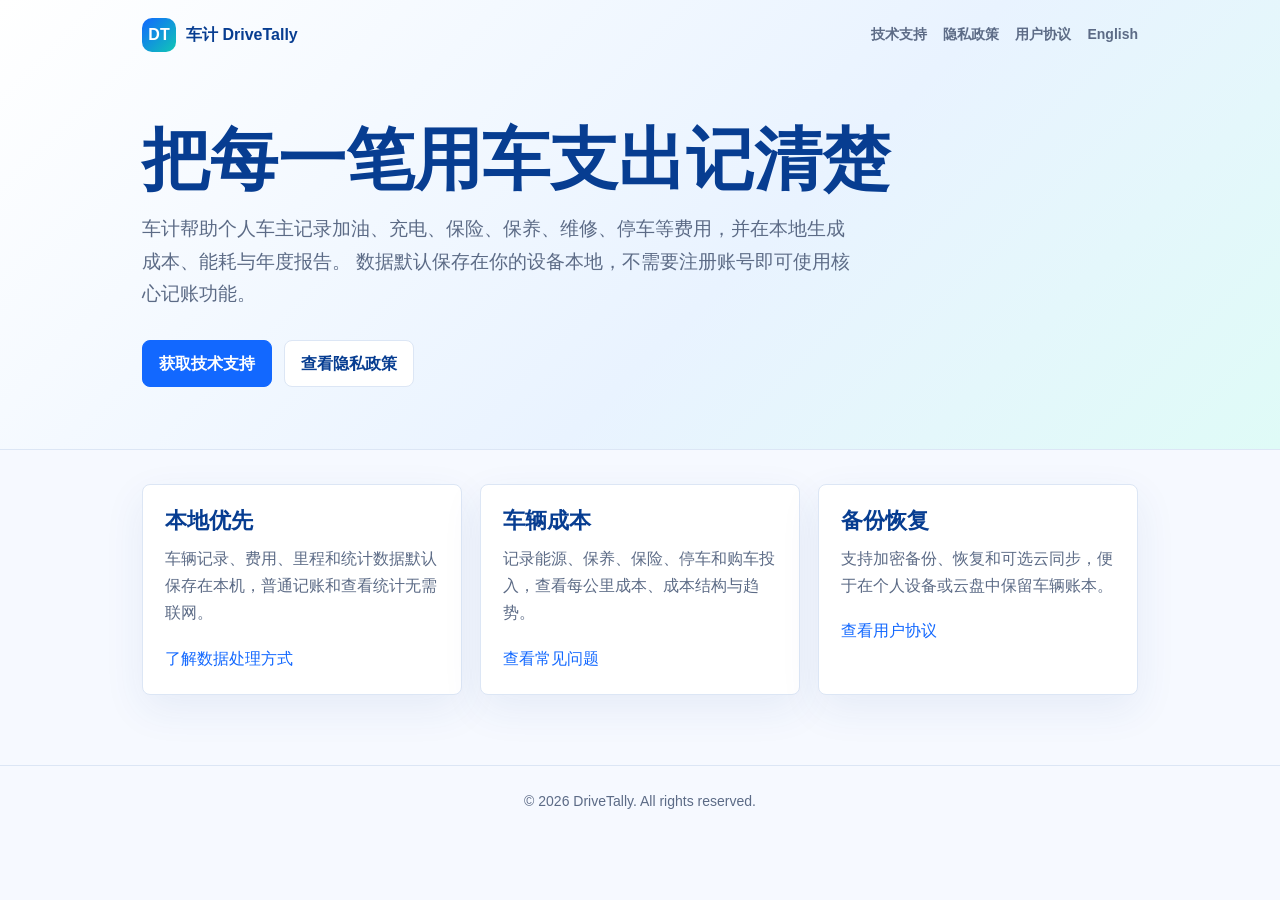
<file: index.html>
<!doctype html>
<html lang="zh-Hans">
  <head>
    <meta charset="utf-8" />
    <meta name="viewport" content="width=device-width, initial-scale=1" />
    <title>车计 DriveTally</title>
    <meta
      name="description"
      content="车计是一款本地优先的车辆成本、油耗电耗和年度报告记录工具。"
    />
    <link rel="stylesheet" href="./styles.css" />
  </head>
  <body>
    <header class="site-header">
      <nav class="nav" aria-label="主导航">
        <a class="brand" href="./index.html">
          <span class="brand-mark">DT</span>
          <span>车计 DriveTally</span>
        </a>
        <div class="nav-links">
          <a href="./support.html">技术支持</a>
          <a href="./privacy.html">隐私政策</a>
          <a href="./terms.html">用户协议</a>
          <a href="./en/index.html">English</a>
        </div>
      </nav>
      <section class="hero">
        <h1>把每一笔用车支出记清楚</h1>
        <p>
          车计帮助个人车主记录加油、充电、保险、保养、维修、停车等费用，并在本地生成成本、能耗与年度报告。
          数据默认保存在你的设备本地，不需要注册账号即可使用核心记账功能。
        </p>
        <div class="hero-actions">
          <a class="button primary" href="./support.html">获取技术支持</a>
          <a class="button secondary" href="./privacy.html">查看隐私政策</a>
        </div>
      </section>
    </header>

    <main class="container">
      <section class="grid" aria-label="核心信息">
        <article class="card">
          <h2>本地优先</h2>
          <p>车辆记录、费用、里程和统计数据默认保存在本机，普通记账和查看统计无需联网。</p>
          <a href="./privacy.html">了解数据处理方式</a>
        </article>
        <article class="card">
          <h2>车辆成本</h2>
          <p>记录能源、保养、保险、停车和购车投入，查看每公里成本、成本结构与趋势。</p>
          <a href="./support.html">查看常见问题</a>
        </article>
        <article class="card">
          <h2>备份恢复</h2>
          <p>支持加密备份、恢复和可选云同步，便于在个人设备或云盘中保留车辆账本。</p>
          <a href="./terms.html">查看用户协议</a>
        </article>
      </section>
    </main>

    <footer class="site-footer">
      <span>© 2026 DriveTally. All rights reserved.</span>
    </footer>
  </body>
</html>
</file>
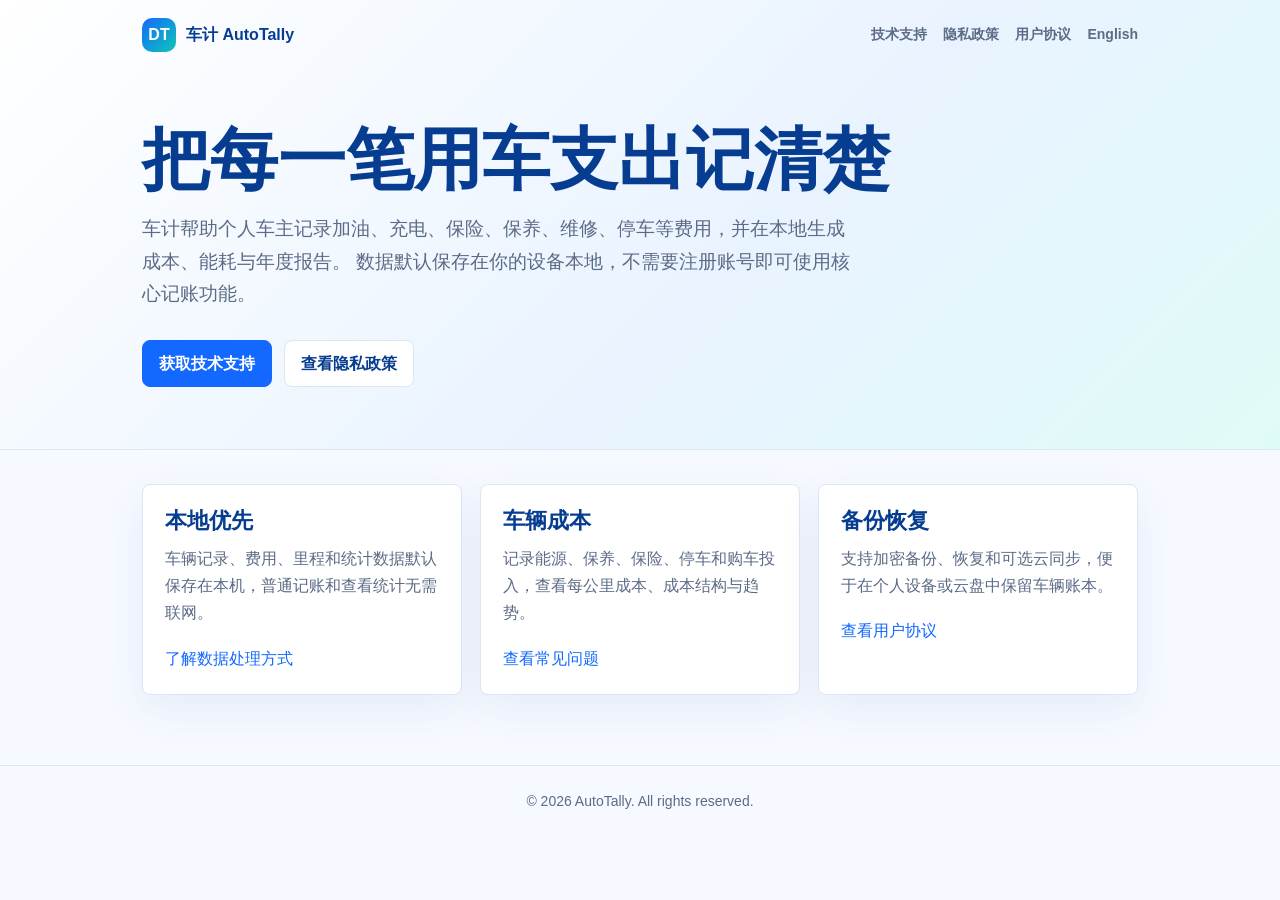
<file: docs/index.html>
<!doctype html>
<html lang="zh-Hans">
  <head>
    <meta charset="utf-8" />
    <meta name="viewport" content="width=device-width, initial-scale=1" />
    <title>车计 AutoTally</title>
    <meta
      name="description"
      content="车计是一款本地优先的车辆成本、油耗电耗和年度报告记录工具。"
    />
    <link rel="stylesheet" href="./styles.css" />
  </head>
  <body>
    <header class="site-header">
      <nav class="nav" aria-label="主导航">
        <a class="brand" href="./index.html">
          <span class="brand-mark">DT</span>
          <span>车计 AutoTally</span>
        </a>
        <div class="nav-links">
          <a href="./support.html">技术支持</a>
          <a href="./privacy.html">隐私政策</a>
          <a href="./terms.html">用户协议</a>
          <a href="./en/index.html">English</a>
        </div>
      </nav>
      <section class="hero">
        <h1>把每一笔用车支出记清楚</h1>
        <p>
          车计帮助个人车主记录加油、充电、保险、保养、维修、停车等费用，并在本地生成成本、能耗与年度报告。
          数据默认保存在你的设备本地，不需要注册账号即可使用核心记账功能。
        </p>
        <div class="hero-actions">
          <a class="button primary" href="./support.html">获取技术支持</a>
          <a class="button secondary" href="./privacy.html">查看隐私政策</a>
        </div>
      </section>
    </header>

    <main class="container">
      <section class="grid" aria-label="核心信息">
        <article class="card">
          <h2>本地优先</h2>
          <p>车辆记录、费用、里程和统计数据默认保存在本机，普通记账和查看统计无需联网。</p>
          <a href="./privacy.html">了解数据处理方式</a>
        </article>
        <article class="card">
          <h2>车辆成本</h2>
          <p>记录能源、保养、保险、停车和购车投入，查看每公里成本、成本结构与趋势。</p>
          <a href="./support.html">查看常见问题</a>
        </article>
        <article class="card">
          <h2>备份恢复</h2>
          <p>支持加密备份、恢复和可选云同步，便于在个人设备或云盘中保留车辆账本。</p>
          <a href="./terms.html">查看用户协议</a>
        </article>
      </section>
    </main>

    <footer class="site-footer">
      <span>© 2026 AutoTally. All rights reserved.</span>
    </footer>
  </body>
</html>
</file>
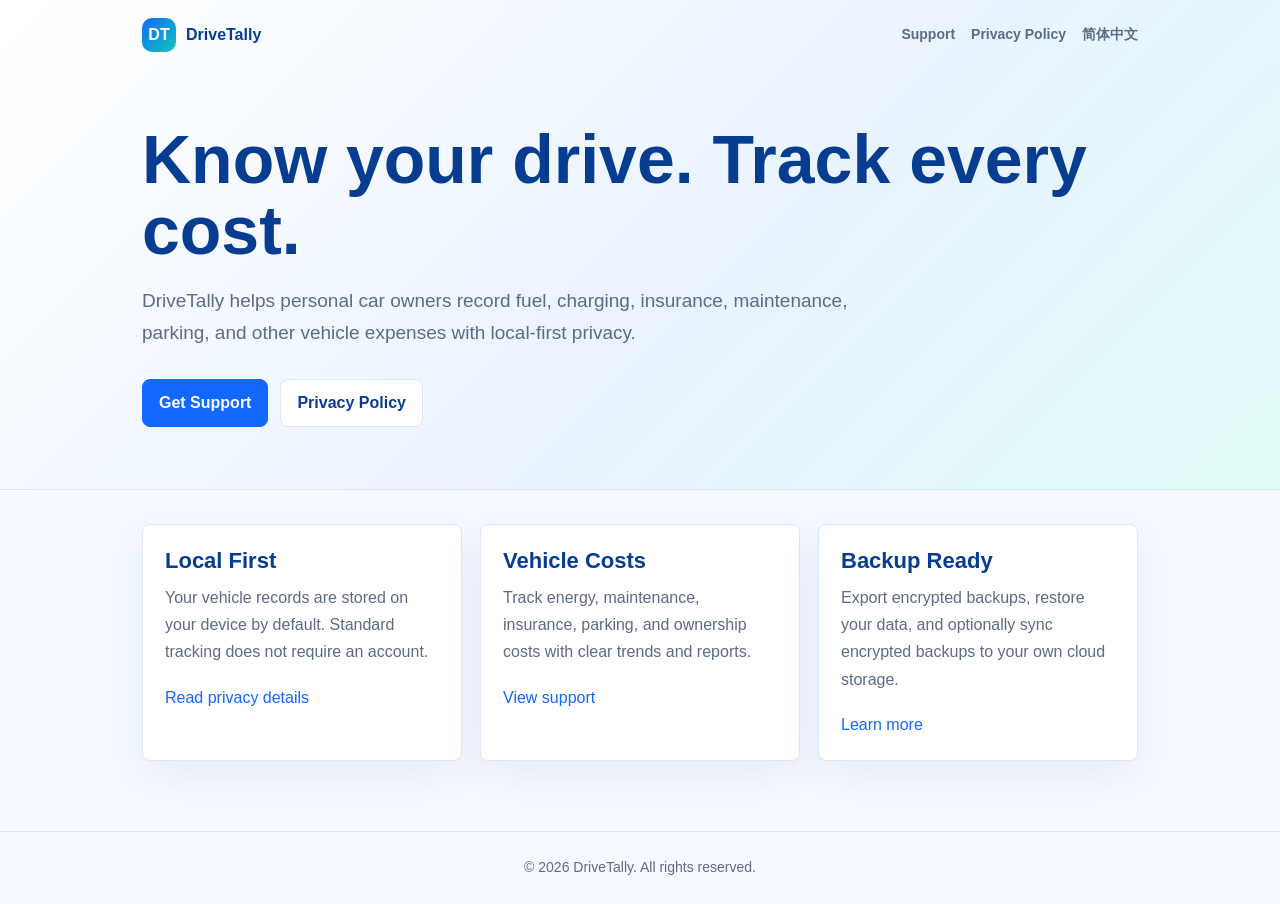
<file: en/index.html>
<!doctype html>
<html lang="en">
  <head>
    <meta charset="utf-8" />
    <meta name="viewport" content="width=device-width, initial-scale=1" />
    <title>DriveTally</title>
    <meta
      name="description"
      content="DriveTally is a local-first vehicle cost, fuel, charging, and yearly report tracker."
    />
    <link rel="stylesheet" href="../styles.css" />
  </head>
  <body>
    <header class="site-header">
      <nav class="nav" aria-label="Main navigation">
        <a class="brand" href="./index.html">
          <span class="brand-mark">DT</span>
          <span>DriveTally</span>
        </a>
        <div class="nav-links">
          <a href="./support.html">Support</a>
          <a href="./privacy.html">Privacy Policy</a>
          <a href="../index.html">简体中文</a>
        </div>
      </nav>
      <section class="hero">
        <h1>Know your drive. Track every cost.</h1>
        <p>
          DriveTally helps personal car owners record fuel, charging, insurance,
          maintenance, parking, and other vehicle expenses with local-first privacy.
        </p>
        <div class="hero-actions">
          <a class="button primary" href="./support.html">Get Support</a>
          <a class="button secondary" href="./privacy.html">Privacy Policy</a>
        </div>
      </section>
    </header>

    <main class="container">
      <section class="grid" aria-label="Highlights">
        <article class="card">
          <h2>Local First</h2>
          <p>Your vehicle records are stored on your device by default. Standard tracking does not require an account.</p>
          <a href="./privacy.html">Read privacy details</a>
        </article>
        <article class="card">
          <h2>Vehicle Costs</h2>
          <p>Track energy, maintenance, insurance, parking, and ownership costs with clear trends and reports.</p>
          <a href="./support.html">View support</a>
        </article>
        <article class="card">
          <h2>Backup Ready</h2>
          <p>Export encrypted backups, restore your data, and optionally sync encrypted backups to your own cloud storage.</p>
          <a href="./privacy.html">Learn more</a>
        </article>
      </section>
    </main>

    <footer class="site-footer">© 2026 DriveTally. All rights reserved.</footer>
  </body>
</html>
</file>
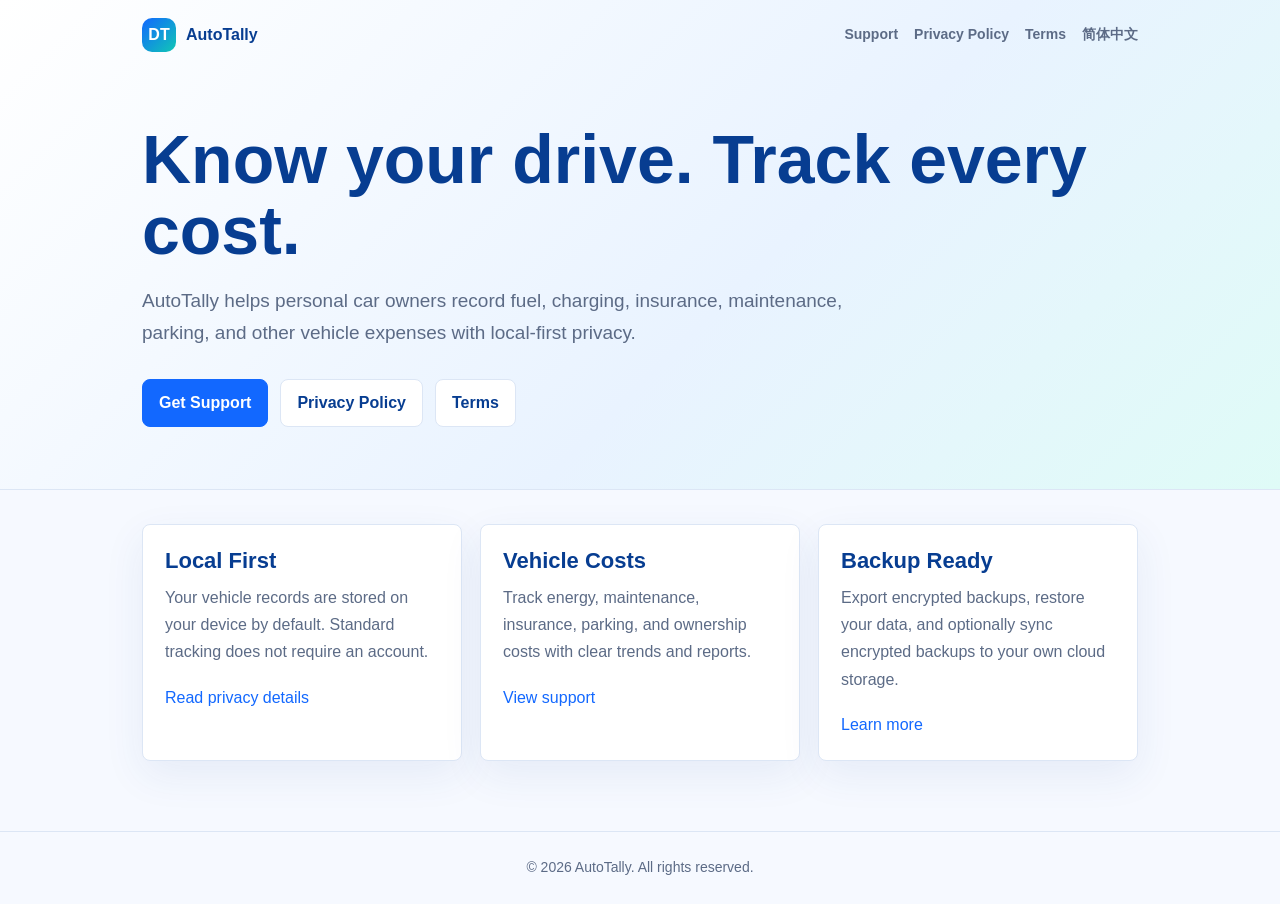
<file: docs/en/index.html>
<!doctype html>
<html lang="en">
  <head>
    <meta charset="utf-8" />
    <meta name="viewport" content="width=device-width, initial-scale=1" />
    <title>AutoTally</title>
    <meta
      name="description"
      content="AutoTally is a local-first vehicle cost, fuel, charging, and yearly report tracker."
    />
    <link rel="stylesheet" href="../styles.css" />
  </head>
  <body>
    <header class="site-header">
      <nav class="nav" aria-label="Main navigation">
        <a class="brand" href="./index.html">
          <span class="brand-mark">DT</span>
          <span>AutoTally</span>
        </a>
        <div class="nav-links">
          <a href="./support.html">Support</a>
          <a href="./privacy.html">Privacy Policy</a>
          <a href="./terms.html">Terms</a>
          <a href="../index.html">简体中文</a>
        </div>
      </nav>
      <section class="hero">
        <h1>Know your drive. Track every cost.</h1>
        <p>
          AutoTally helps personal car owners record fuel, charging, insurance,
          maintenance, parking, and other vehicle expenses with local-first privacy.
        </p>
        <div class="hero-actions">
          <a class="button primary" href="./support.html">Get Support</a>
          <a class="button secondary" href="./privacy.html">Privacy Policy</a>
          <a class="button secondary" href="./terms.html">Terms</a>
        </div>
      </section>
    </header>

    <main class="container">
      <section class="grid" aria-label="Highlights">
        <article class="card">
          <h2>Local First</h2>
          <p>Your vehicle records are stored on your device by default. Standard tracking does not require an account.</p>
          <a href="./privacy.html">Read privacy details</a>
        </article>
        <article class="card">
          <h2>Vehicle Costs</h2>
          <p>Track energy, maintenance, insurance, parking, and ownership costs with clear trends and reports.</p>
          <a href="./support.html">View support</a>
        </article>
        <article class="card">
          <h2>Backup Ready</h2>
          <p>Export encrypted backups, restore your data, and optionally sync encrypted backups to your own cloud storage.</p>
          <a href="./privacy.html">Learn more</a>
        </article>
      </section>
    </main>

    <footer class="site-footer">© 2026 AutoTally. All rights reserved.</footer>
  </body>
</html>
</file>
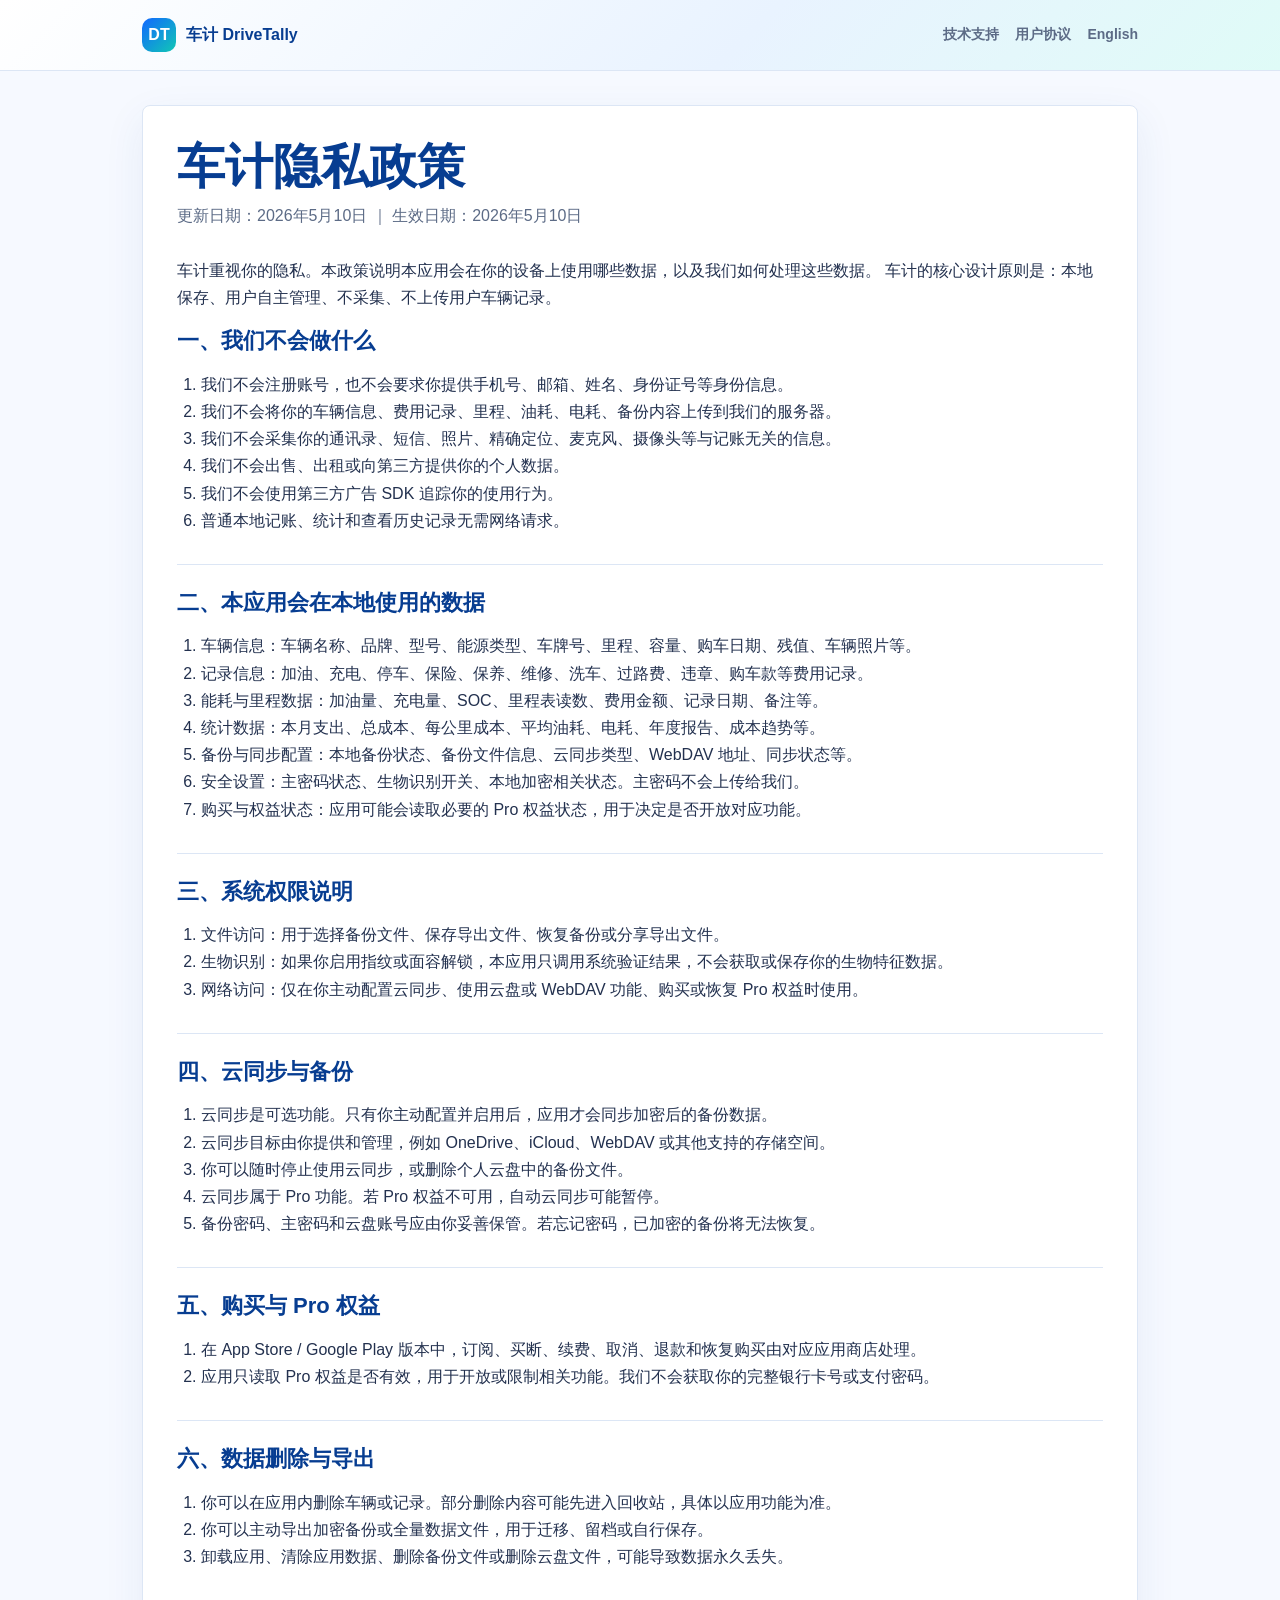
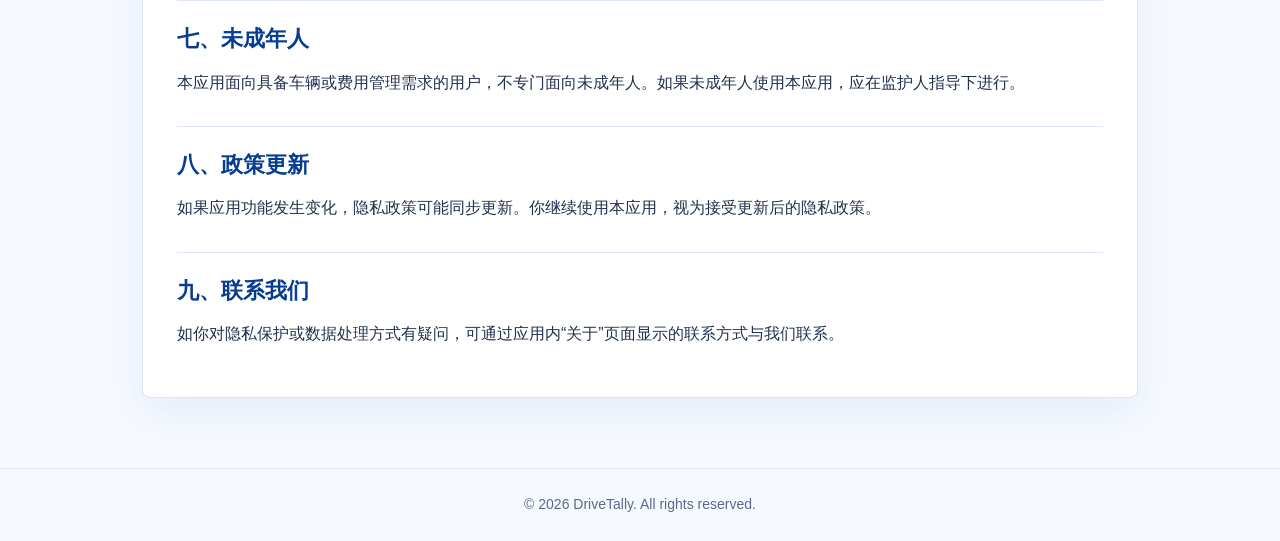
<file: privacy.html>
<!doctype html>
<html lang="zh-Hans">
  <head>
    <meta charset="utf-8" />
    <meta name="viewport" content="width=device-width, initial-scale=1" />
    <title>车计隐私政策</title>
    <meta name="description" content="车计 DriveTally 隐私政策。" />
    <link rel="stylesheet" href="./styles.css" />
  </head>
  <body>
    <header class="site-header">
      <nav class="nav" aria-label="主导航">
        <a class="brand" href="./index.html">
          <span class="brand-mark">DT</span>
          <span>车计 DriveTally</span>
        </a>
        <div class="nav-links">
          <a href="./support.html">技术支持</a>
          <a href="./terms.html">用户协议</a>
          <a href="./en/privacy.html">English</a>
        </div>
      </nav>
    </header>

    <main class="container">
      <article class="doc">
        <h1>车计隐私政策</h1>
        <p class="meta">更新日期：2026年5月10日 ｜ 生效日期：2026年5月10日</p>

        <p>
          车计重视你的隐私。本政策说明本应用会在你的设备上使用哪些数据，以及我们如何处理这些数据。
          车计的核心设计原则是：本地保存、用户自主管理、不采集、不上传用户车辆记录。
        </p>

        <h2>一、我们不会做什么</h2>
        <ol>
          <li>我们不会注册账号，也不会要求你提供手机号、邮箱、姓名、身份证号等身份信息。</li>
          <li>我们不会将你的车辆信息、费用记录、里程、油耗、电耗、备份内容上传到我们的服务器。</li>
          <li>我们不会采集你的通讯录、短信、照片、精确定位、麦克风、摄像头等与记账无关的信息。</li>
          <li>我们不会出售、出租或向第三方提供你的个人数据。</li>
          <li>我们不会使用第三方广告 SDK 追踪你的使用行为。</li>
          <li>普通本地记账、统计和查看历史记录无需网络请求。</li>
        </ol>

        <h2>二、本应用会在本地使用的数据</h2>
        <ol>
          <li>车辆信息：车辆名称、品牌、型号、能源类型、车牌号、里程、容量、购车日期、残值、车辆照片等。</li>
          <li>记录信息：加油、充电、停车、保险、保养、维修、洗车、过路费、违章、购车款等费用记录。</li>
          <li>能耗与里程数据：加油量、充电量、SOC、里程表读数、费用金额、记录日期、备注等。</li>
          <li>统计数据：本月支出、总成本、每公里成本、平均油耗、电耗、年度报告、成本趋势等。</li>
          <li>备份与同步配置：本地备份状态、备份文件信息、云同步类型、WebDAV 地址、同步状态等。</li>
          <li>安全设置：主密码状态、生物识别开关、本地加密相关状态。主密码不会上传给我们。</li>
          <li>购买与权益状态：应用可能会读取必要的 Pro 权益状态，用于决定是否开放对应功能。</li>
        </ol>

        <h2>三、系统权限说明</h2>
        <ol>
          <li>文件访问：用于选择备份文件、保存导出文件、恢复备份或分享导出文件。</li>
          <li>生物识别：如果你启用指纹或面容解锁，本应用只调用系统验证结果，不会获取或保存你的生物特征数据。</li>
          <li>网络访问：仅在你主动配置云同步、使用云盘或 WebDAV 功能、购买或恢复 Pro 权益时使用。</li>
        </ol>

        <h2>四、云同步与备份</h2>
        <ol>
          <li>云同步是可选功能。只有你主动配置并启用后，应用才会同步加密后的备份数据。</li>
          <li>云同步目标由你提供和管理，例如 OneDrive、iCloud、WebDAV 或其他支持的存储空间。</li>
          <li>你可以随时停止使用云同步，或删除个人云盘中的备份文件。</li>
          <li>云同步属于 Pro 功能。若 Pro 权益不可用，自动云同步可能暂停。</li>
          <li>备份密码、主密码和云盘账号应由你妥善保管。若忘记密码，已加密的备份将无法恢复。</li>
        </ol>

        <h2>五、购买与 Pro 权益</h2>
        <ol>
          <li>在 App Store / Google Play 版本中，订阅、买断、续费、取消、退款和恢复购买由对应应用商店处理。</li>
          <li>应用只读取 Pro 权益是否有效，用于开放或限制相关功能。我们不会获取你的完整银行卡号或支付密码。</li>
        </ol>

        <h2>六、数据删除与导出</h2>
        <ol>
          <li>你可以在应用内删除车辆或记录。部分删除内容可能先进入回收站，具体以应用功能为准。</li>
          <li>你可以主动导出加密备份或全量数据文件，用于迁移、留档或自行保存。</li>
          <li>卸载应用、清除应用数据、删除备份文件或删除云盘文件，可能导致数据永久丢失。</li>
        </ol>

        <h2>七、未成年人</h2>
        <p>本应用面向具备车辆或费用管理需求的用户，不专门面向未成年人。如果未成年人使用本应用，应在监护人指导下进行。</p>

        <h2>八、政策更新</h2>
        <p>如果应用功能发生变化，隐私政策可能同步更新。你继续使用本应用，视为接受更新后的隐私政策。</p>

        <h2>九、联系我们</h2>
        <p>如你对隐私保护或数据处理方式有疑问，可通过应用内“关于”页面显示的联系方式与我们联系。</p>
      </article>
    </main>

    <footer class="site-footer">© 2026 DriveTally. All rights reserved.</footer>
  </body>
</html>
</file>
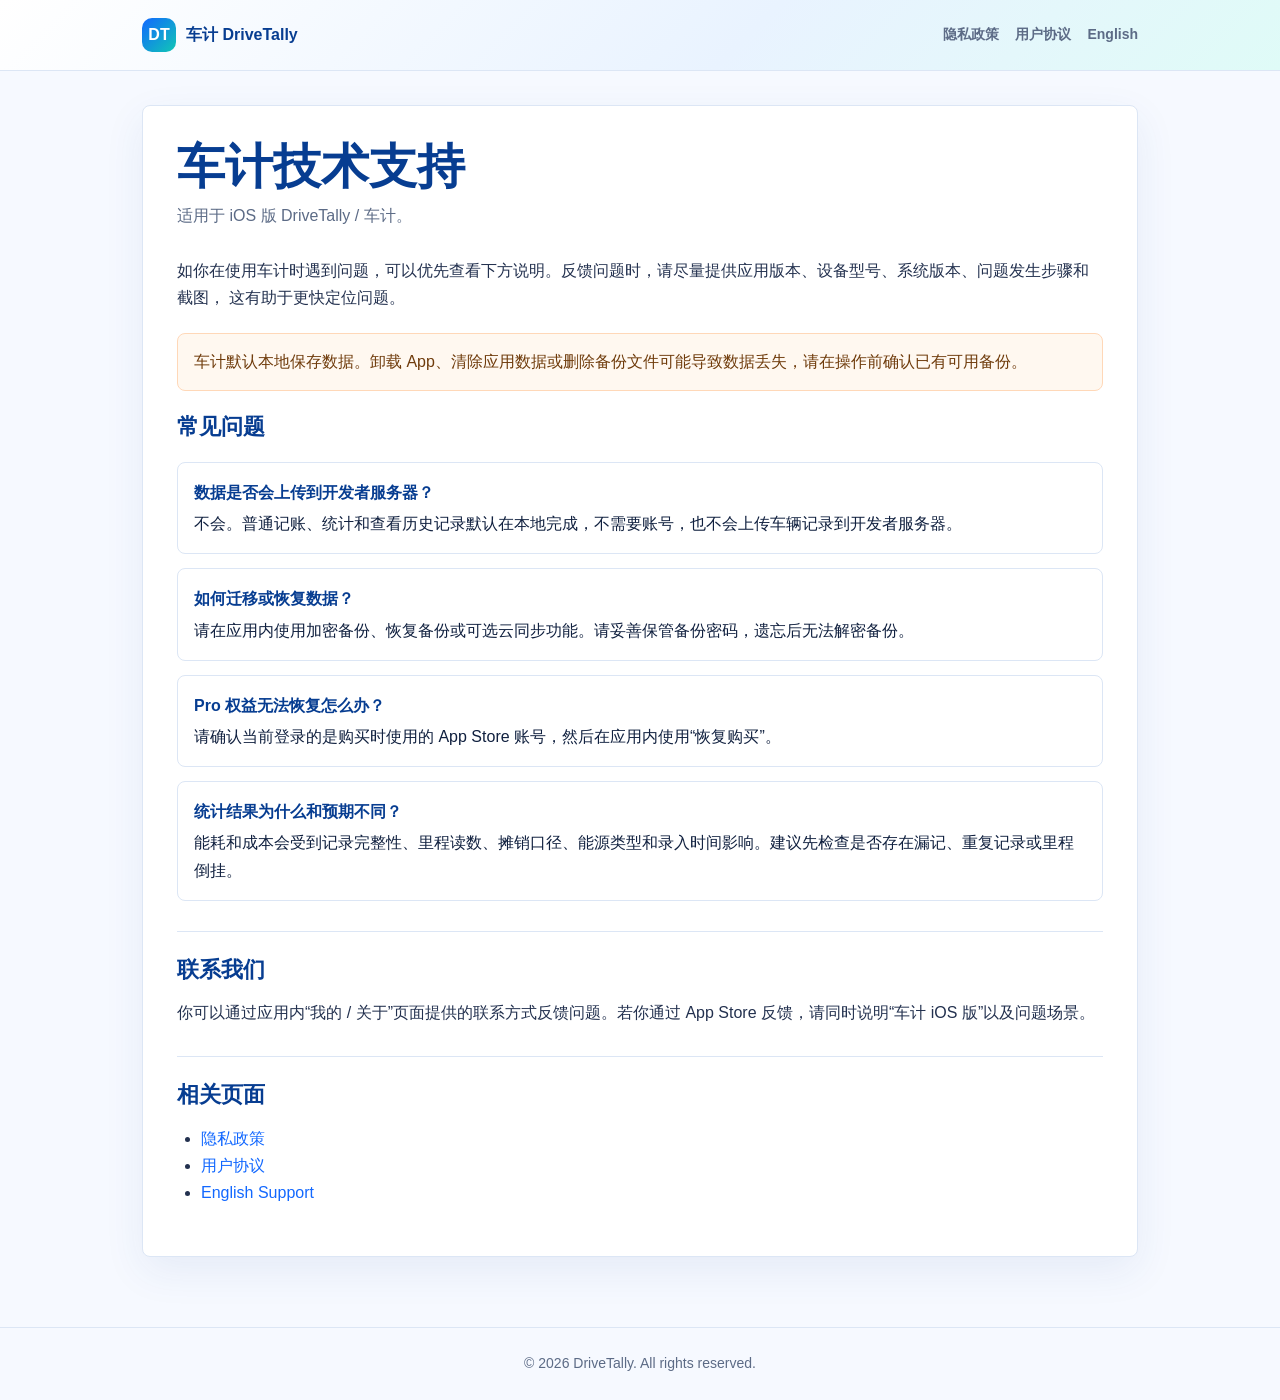
<file: support.html>
<!doctype html>
<html lang="zh-Hans">
  <head>
    <meta charset="utf-8" />
    <meta name="viewport" content="width=device-width, initial-scale=1" />
    <title>车计技术支持</title>
    <meta name="description" content="车计 DriveTally 技术支持与常见问题。" />
    <link rel="stylesheet" href="./styles.css" />
  </head>
  <body>
    <header class="site-header">
      <nav class="nav" aria-label="主导航">
        <a class="brand" href="./index.html">
          <span class="brand-mark">DT</span>
          <span>车计 DriveTally</span>
        </a>
        <div class="nav-links">
          <a href="./privacy.html">隐私政策</a>
          <a href="./terms.html">用户协议</a>
          <a href="./en/support.html">English</a>
        </div>
      </nav>
    </header>

    <main class="container">
      <article class="doc">
        <h1>车计技术支持</h1>
        <p class="meta">适用于 iOS 版 DriveTally / 车计。</p>

        <p>
          如你在使用车计时遇到问题，可以优先查看下方说明。反馈问题时，请尽量提供应用版本、设备型号、系统版本、问题发生步骤和截图，
          这有助于更快定位问题。
        </p>

        <div class="notice">
          车计默认本地保存数据。卸载 App、清除应用数据或删除备份文件可能导致数据丢失，请在操作前确认已有可用备份。
        </div>

        <h2>常见问题</h2>
        <div class="support-list">
          <div class="support-item">
            <strong>数据是否会上传到开发者服务器？</strong>
            <span>不会。普通记账、统计和查看历史记录默认在本地完成，不需要账号，也不会上传车辆记录到开发者服务器。</span>
          </div>
          <div class="support-item">
            <strong>如何迁移或恢复数据？</strong>
            <span>请在应用内使用加密备份、恢复备份或可选云同步功能。请妥善保管备份密码，遗忘后无法解密备份。</span>
          </div>
          <div class="support-item">
            <strong>Pro 权益无法恢复怎么办？</strong>
            <span>请确认当前登录的是购买时使用的 App Store 账号，然后在应用内使用“恢复购买”。</span>
          </div>
          <div class="support-item">
            <strong>统计结果为什么和预期不同？</strong>
            <span>能耗和成本会受到记录完整性、里程读数、摊销口径、能源类型和录入时间影响。建议先检查是否存在漏记、重复记录或里程倒挂。</span>
          </div>
        </div>

        <h2>联系我们</h2>
        <p>
          你可以通过应用内“我的 / 关于”页面提供的联系方式反馈问题。若你通过 App Store 反馈，请同时说明“车计 iOS 版”以及问题场景。
        </p>

        <h2>相关页面</h2>
        <ul>
          <li><a href="./privacy.html">隐私政策</a></li>
          <li><a href="./terms.html">用户协议</a></li>
          <li><a href="./en/support.html">English Support</a></li>
        </ul>
      </article>
    </main>

    <footer class="site-footer">© 2026 DriveTally. All rights reserved.</footer>
  </body>
</html>
</file>
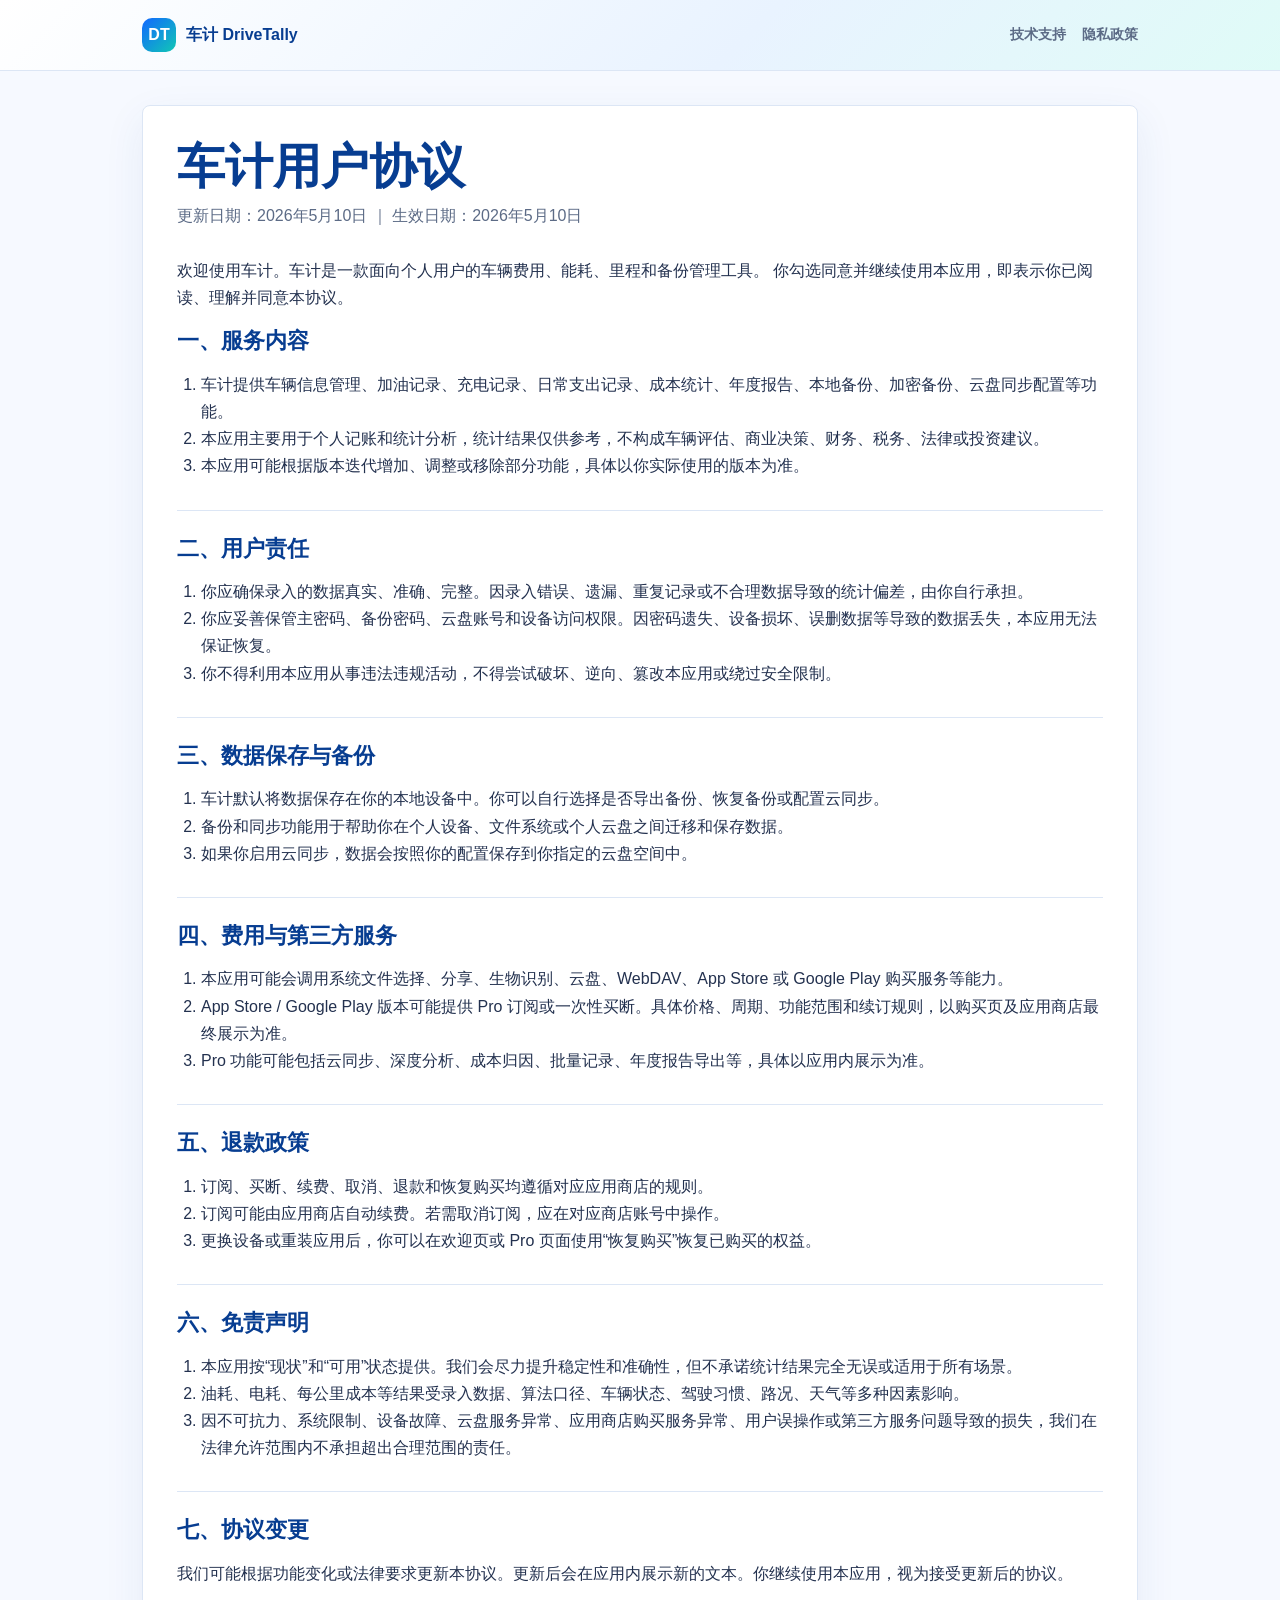
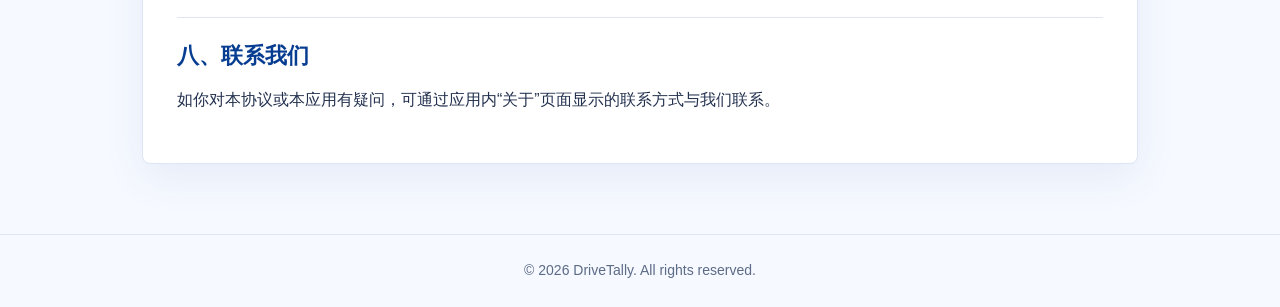
<file: terms.html>
<!doctype html>
<html lang="zh-Hans">
  <head>
    <meta charset="utf-8" />
    <meta name="viewport" content="width=device-width, initial-scale=1" />
    <title>车计用户协议</title>
    <meta name="description" content="车计 DriveTally 用户协议。" />
    <link rel="stylesheet" href="./styles.css" />
  </head>
  <body>
    <header class="site-header">
      <nav class="nav" aria-label="主导航">
        <a class="brand" href="./index.html">
          <span class="brand-mark">DT</span>
          <span>车计 DriveTally</span>
        </a>
        <div class="nav-links">
          <a href="./support.html">技术支持</a>
          <a href="./privacy.html">隐私政策</a>
        </div>
      </nav>
    </header>

    <main class="container">
      <article class="doc">
        <h1>车计用户协议</h1>
        <p class="meta">更新日期：2026年5月10日 ｜ 生效日期：2026年5月10日</p>

        <p>
          欢迎使用车计。车计是一款面向个人用户的车辆费用、能耗、里程和备份管理工具。
          你勾选同意并继续使用本应用，即表示你已阅读、理解并同意本协议。
        </p>

        <h2>一、服务内容</h2>
        <ol>
          <li>车计提供车辆信息管理、加油记录、充电记录、日常支出记录、成本统计、年度报告、本地备份、加密备份、云盘同步配置等功能。</li>
          <li>本应用主要用于个人记账和统计分析，统计结果仅供参考，不构成车辆评估、商业决策、财务、税务、法律或投资建议。</li>
          <li>本应用可能根据版本迭代增加、调整或移除部分功能，具体以你实际使用的版本为准。</li>
        </ol>

        <h2>二、用户责任</h2>
        <ol>
          <li>你应确保录入的数据真实、准确、完整。因录入错误、遗漏、重复记录或不合理数据导致的统计偏差，由你自行承担。</li>
          <li>你应妥善保管主密码、备份密码、云盘账号和设备访问权限。因密码遗失、设备损坏、误删数据等导致的数据丢失，本应用无法保证恢复。</li>
          <li>你不得利用本应用从事违法违规活动，不得尝试破坏、逆向、篡改本应用或绕过安全限制。</li>
        </ol>

        <h2>三、数据保存与备份</h2>
        <ol>
          <li>车计默认将数据保存在你的本地设备中。你可以自行选择是否导出备份、恢复备份或配置云同步。</li>
          <li>备份和同步功能用于帮助你在个人设备、文件系统或个人云盘之间迁移和保存数据。</li>
          <li>如果你启用云同步，数据会按照你的配置保存到你指定的云盘空间中。</li>
        </ol>

        <h2>四、费用与第三方服务</h2>
        <ol>
          <li>本应用可能会调用系统文件选择、分享、生物识别、云盘、WebDAV、App Store 或 Google Play 购买服务等能力。</li>
          <li>App Store / Google Play 版本可能提供 Pro 订阅或一次性买断。具体价格、周期、功能范围和续订规则，以购买页及应用商店最终展示为准。</li>
          <li>Pro 功能可能包括云同步、深度分析、成本归因、批量记录、年度报告导出等，具体以应用内展示为准。</li>
        </ol>

        <h2>五、退款政策</h2>
        <ol>
          <li>订阅、买断、续费、取消、退款和恢复购买均遵循对应应用商店的规则。</li>
          <li>订阅可能由应用商店自动续费。若需取消订阅，应在对应商店账号中操作。</li>
          <li>更换设备或重装应用后，你可以在欢迎页或 Pro 页面使用“恢复购买”恢复已购买的权益。</li>
        </ol>

        <h2>六、免责声明</h2>
        <ol>
          <li>本应用按“现状”和“可用”状态提供。我们会尽力提升稳定性和准确性，但不承诺统计结果完全无误或适用于所有场景。</li>
          <li>油耗、电耗、每公里成本等结果受录入数据、算法口径、车辆状态、驾驶习惯、路况、天气等多种因素影响。</li>
          <li>因不可抗力、系统限制、设备故障、云盘服务异常、应用商店购买服务异常、用户误操作或第三方服务问题导致的损失，我们在法律允许范围内不承担超出合理范围的责任。</li>
        </ol>

        <h2>七、协议变更</h2>
        <p>我们可能根据功能变化或法律要求更新本协议。更新后会在应用内展示新的文本。你继续使用本应用，视为接受更新后的协议。</p>

        <h2>八、联系我们</h2>
        <p>如你对本协议或本应用有疑问，可通过应用内“关于”页面显示的联系方式与我们联系。</p>
      </article>
    </main>

    <footer class="site-footer">© 2026 DriveTally. All rights reserved.</footer>
  </body>
</html>
</file>
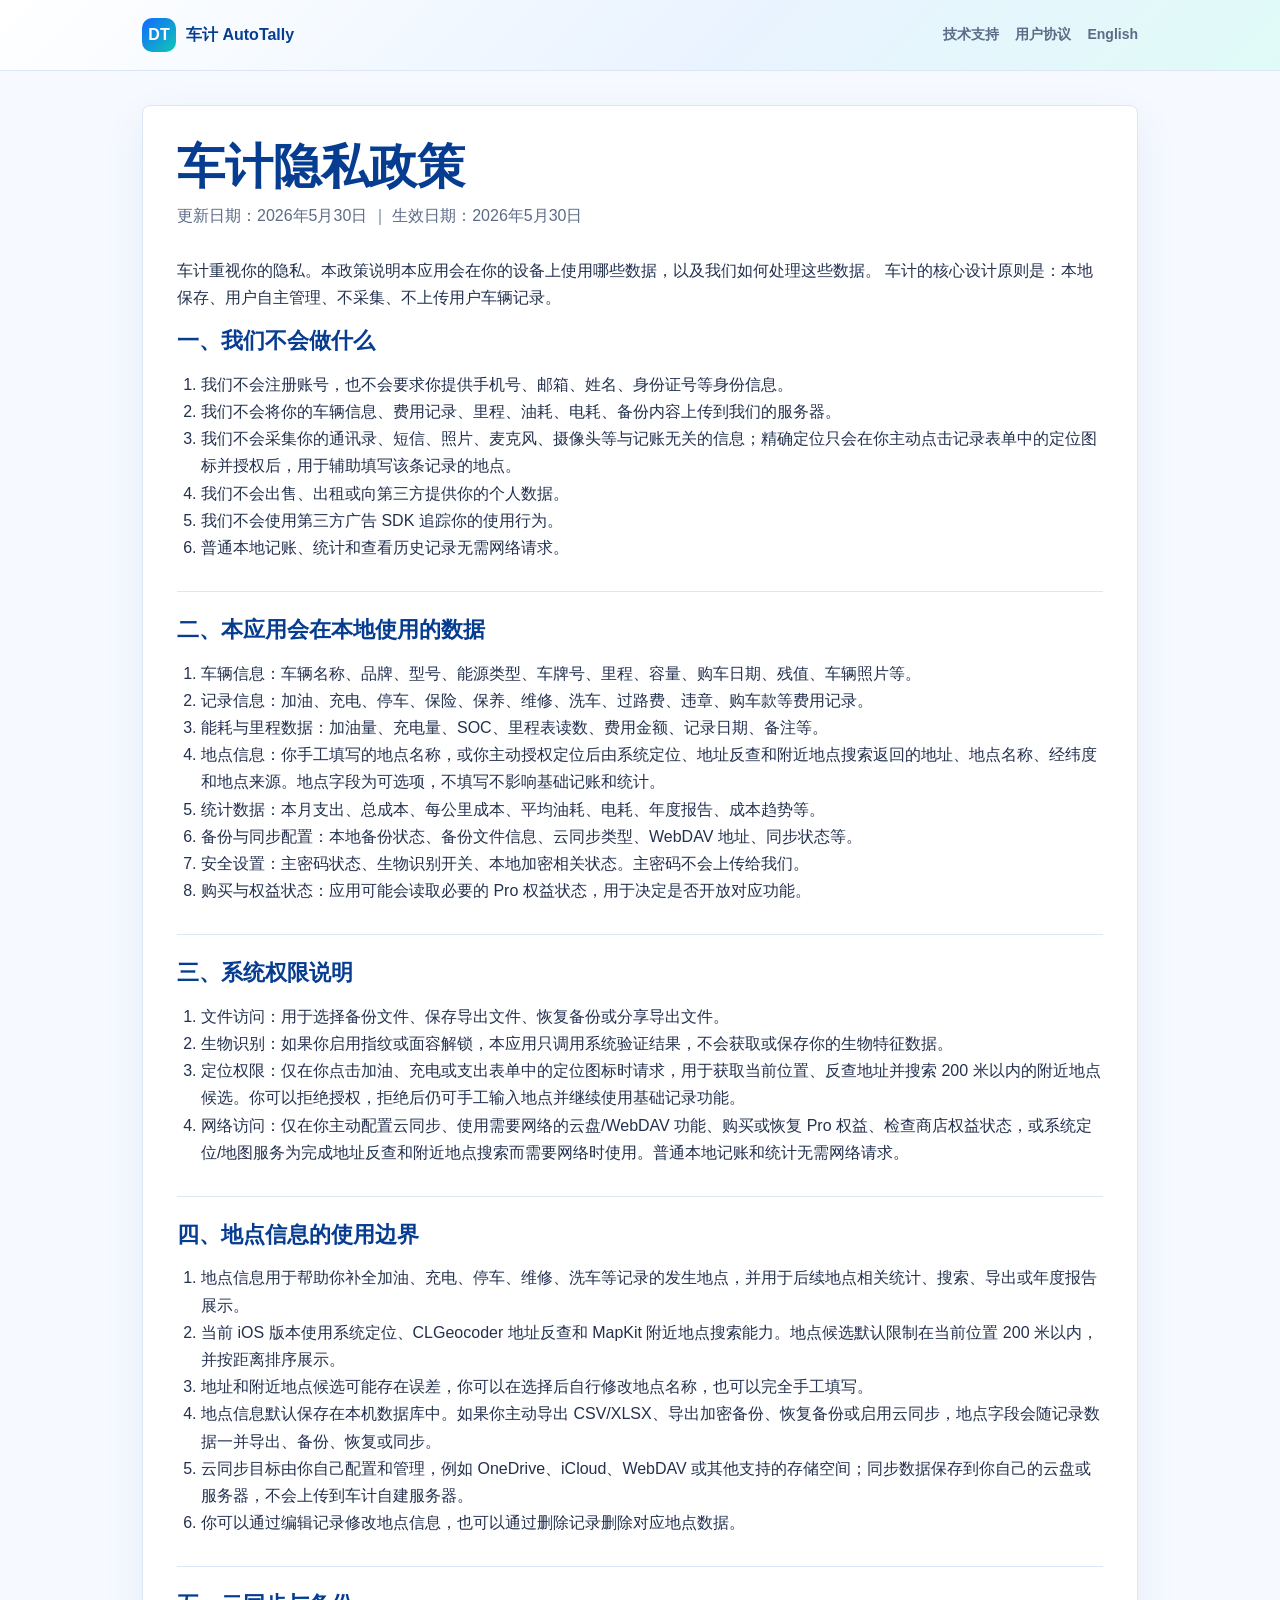
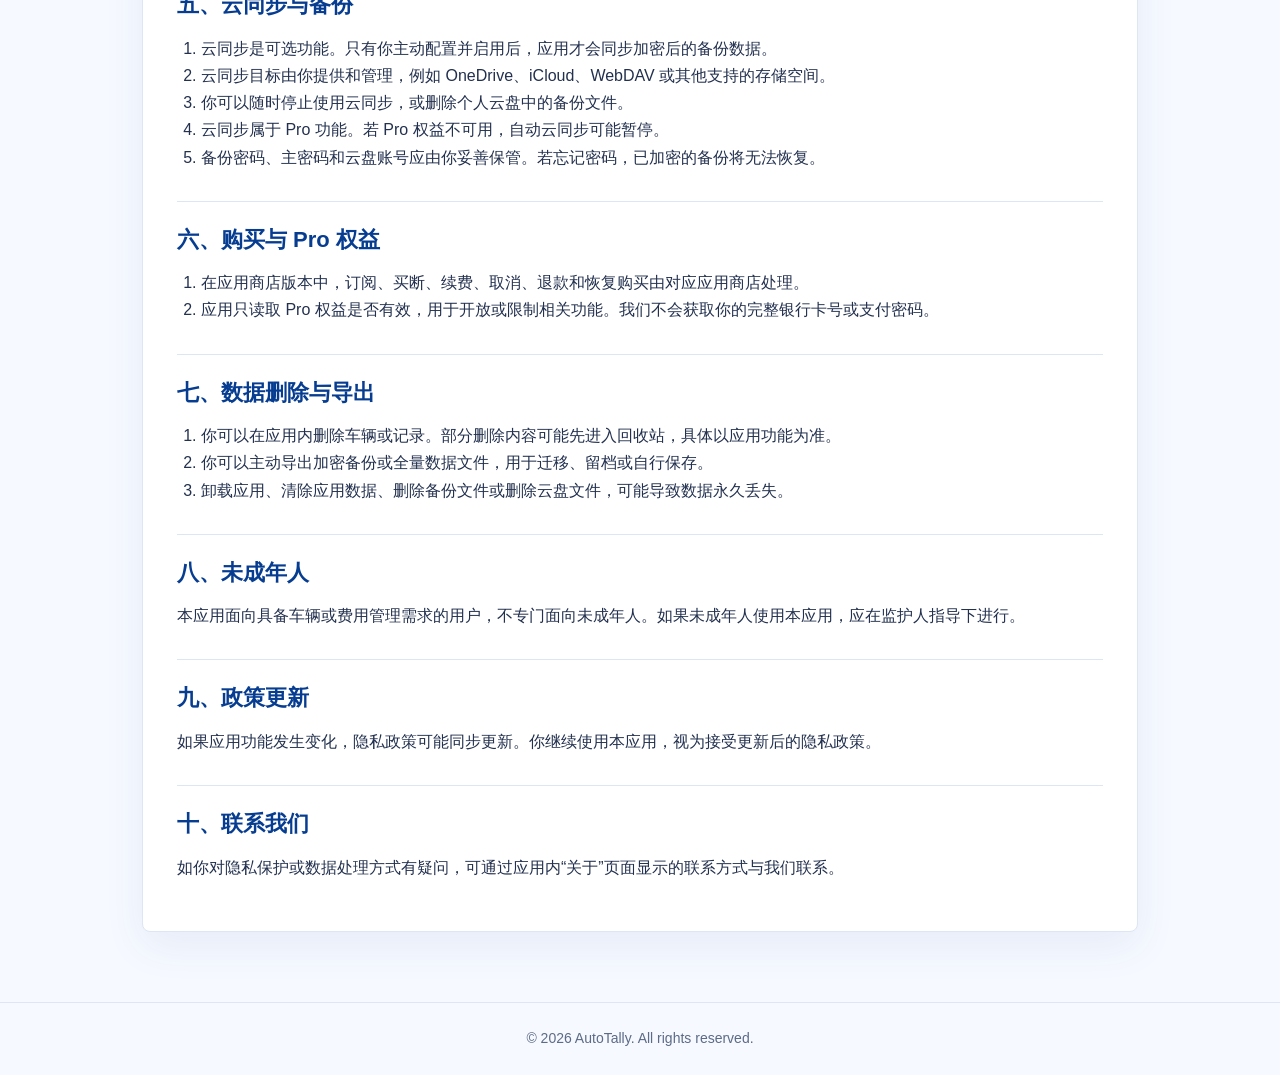
<file: docs/privacy.html>
<!doctype html>
<html lang="zh-Hans">
  <head>
    <meta charset="utf-8" />
    <meta name="viewport" content="width=device-width, initial-scale=1" />
    <title>车计隐私政策</title>
    <meta name="description" content="车计 AutoTally 隐私政策。" />
    <link rel="stylesheet" href="./styles.css" />
  </head>
  <body>
    <header class="site-header">
      <nav class="nav" aria-label="主导航">
        <a class="brand" href="./index.html">
          <span class="brand-mark">DT</span>
          <span>车计 AutoTally</span>
        </a>
        <div class="nav-links">
          <a href="./support.html">技术支持</a>
          <a href="./terms.html">用户协议</a>
          <a href="./en/privacy.html">English</a>
        </div>
      </nav>
    </header>

    <main class="container">
      <article class="doc">
        <h1>车计隐私政策</h1>
        <p class="meta">更新日期：2026年5月30日 ｜ 生效日期：2026年5月30日</p>

        <p>
          车计重视你的隐私。本政策说明本应用会在你的设备上使用哪些数据，以及我们如何处理这些数据。
          车计的核心设计原则是：本地保存、用户自主管理、不采集、不上传用户车辆记录。
        </p>

        <h2>一、我们不会做什么</h2>
        <ol>
          <li>我们不会注册账号，也不会要求你提供手机号、邮箱、姓名、身份证号等身份信息。</li>
          <li>我们不会将你的车辆信息、费用记录、里程、油耗、电耗、备份内容上传到我们的服务器。</li>
          <li>我们不会采集你的通讯录、短信、照片、麦克风、摄像头等与记账无关的信息；精确定位只会在你主动点击记录表单中的定位图标并授权后，用于辅助填写该条记录的地点。</li>
          <li>我们不会出售、出租或向第三方提供你的个人数据。</li>
          <li>我们不会使用第三方广告 SDK 追踪你的使用行为。</li>
          <li>普通本地记账、统计和查看历史记录无需网络请求。</li>
        </ol>

        <h2>二、本应用会在本地使用的数据</h2>
        <ol>
          <li>车辆信息：车辆名称、品牌、型号、能源类型、车牌号、里程、容量、购车日期、残值、车辆照片等。</li>
          <li>记录信息：加油、充电、停车、保险、保养、维修、洗车、过路费、违章、购车款等费用记录。</li>
          <li>能耗与里程数据：加油量、充电量、SOC、里程表读数、费用金额、记录日期、备注等。</li>
          <li>地点信息：你手工填写的地点名称，或你主动授权定位后由系统定位、地址反查和附近地点搜索返回的地址、地点名称、经纬度和地点来源。地点字段为可选项，不填写不影响基础记账和统计。</li>
          <li>统计数据：本月支出、总成本、每公里成本、平均油耗、电耗、年度报告、成本趋势等。</li>
          <li>备份与同步配置：本地备份状态、备份文件信息、云同步类型、WebDAV 地址、同步状态等。</li>
          <li>安全设置：主密码状态、生物识别开关、本地加密相关状态。主密码不会上传给我们。</li>
          <li>购买与权益状态：应用可能会读取必要的 Pro 权益状态，用于决定是否开放对应功能。</li>
        </ol>

        <h2>三、系统权限说明</h2>
        <ol>
          <li>文件访问：用于选择备份文件、保存导出文件、恢复备份或分享导出文件。</li>
          <li>生物识别：如果你启用指纹或面容解锁，本应用只调用系统验证结果，不会获取或保存你的生物特征数据。</li>
          <li>定位权限：仅在你点击加油、充电或支出表单中的定位图标时请求，用于获取当前位置、反查地址并搜索 200 米以内的附近地点候选。你可以拒绝授权，拒绝后仍可手工输入地点并继续使用基础记录功能。</li>
          <li>网络访问：仅在你主动配置云同步、使用需要网络的云盘/WebDAV 功能、购买或恢复 Pro 权益、检查商店权益状态，或系统定位/地图服务为完成地址反查和附近地点搜索而需要网络时使用。普通本地记账和统计无需网络请求。</li>
        </ol>

        <h2>四、地点信息的使用边界</h2>
        <ol>
          <li>地点信息用于帮助你补全加油、充电、停车、维修、洗车等记录的发生地点，并用于后续地点相关统计、搜索、导出或年度报告展示。</li>
          <li>当前 iOS 版本使用系统定位、CLGeocoder 地址反查和 MapKit 附近地点搜索能力。地点候选默认限制在当前位置 200 米以内，并按距离排序展示。</li>
          <li>地址和附近地点候选可能存在误差，你可以在选择后自行修改地点名称，也可以完全手工填写。</li>
          <li>地点信息默认保存在本机数据库中。如果你主动导出 CSV/XLSX、导出加密备份、恢复备份或启用云同步，地点字段会随记录数据一并导出、备份、恢复或同步。</li>
          <li>云同步目标由你自己配置和管理，例如 OneDrive、iCloud、WebDAV 或其他支持的存储空间；同步数据保存到你自己的云盘或服务器，不会上传到车计自建服务器。</li>
          <li>你可以通过编辑记录修改地点信息，也可以通过删除记录删除对应地点数据。</li>
        </ol>

        <h2>五、云同步与备份</h2>
        <ol>
          <li>云同步是可选功能。只有你主动配置并启用后，应用才会同步加密后的备份数据。</li>
          <li>云同步目标由你提供和管理，例如 OneDrive、iCloud、WebDAV 或其他支持的存储空间。</li>
          <li>你可以随时停止使用云同步，或删除个人云盘中的备份文件。</li>
          <li>云同步属于 Pro 功能。若 Pro 权益不可用，自动云同步可能暂停。</li>
          <li>备份密码、主密码和云盘账号应由你妥善保管。若忘记密码，已加密的备份将无法恢复。</li>
        </ol>

        <h2>六、购买与 Pro 权益</h2>
        <ol>
          <li>在应用商店版本中，订阅、买断、续费、取消、退款和恢复购买由对应应用商店处理。</li>
          <li>应用只读取 Pro 权益是否有效，用于开放或限制相关功能。我们不会获取你的完整银行卡号或支付密码。</li>
        </ol>

        <h2>七、数据删除与导出</h2>
        <ol>
          <li>你可以在应用内删除车辆或记录。部分删除内容可能先进入回收站，具体以应用功能为准。</li>
          <li>你可以主动导出加密备份或全量数据文件，用于迁移、留档或自行保存。</li>
          <li>卸载应用、清除应用数据、删除备份文件或删除云盘文件，可能导致数据永久丢失。</li>
        </ol>

        <h2>八、未成年人</h2>
        <p>本应用面向具备车辆或费用管理需求的用户，不专门面向未成年人。如果未成年人使用本应用，应在监护人指导下进行。</p>

        <h2>九、政策更新</h2>
        <p>如果应用功能发生变化，隐私政策可能同步更新。你继续使用本应用，视为接受更新后的隐私政策。</p>

        <h2>十、联系我们</h2>
        <p>如你对隐私保护或数据处理方式有疑问，可通过应用内“关于”页面显示的联系方式与我们联系。</p>
      </article>
    </main>

    <footer class="site-footer">© 2026 AutoTally. All rights reserved.</footer>
  </body>
</html>
</file>
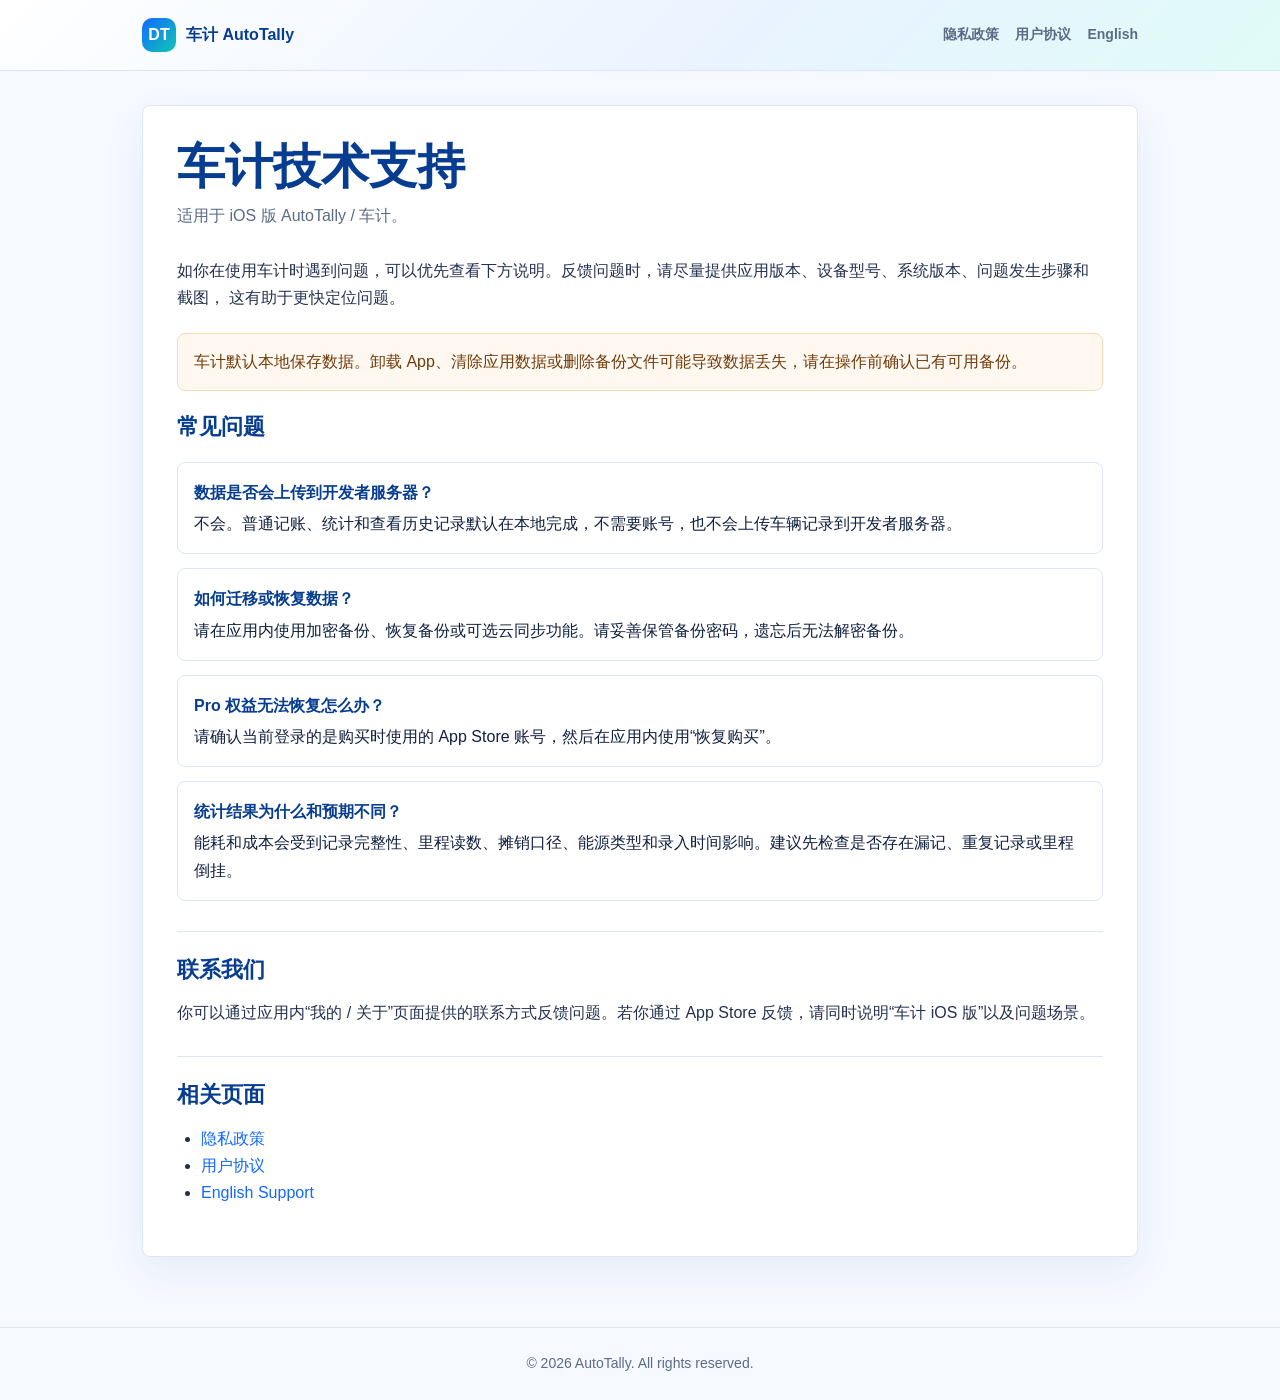
<file: docs/support.html>
<!doctype html>
<html lang="zh-Hans">
  <head>
    <meta charset="utf-8" />
    <meta name="viewport" content="width=device-width, initial-scale=1" />
    <title>车计技术支持</title>
    <meta name="description" content="车计 AutoTally 技术支持与常见问题。" />
    <link rel="stylesheet" href="./styles.css" />
  </head>
  <body>
    <header class="site-header">
      <nav class="nav" aria-label="主导航">
        <a class="brand" href="./index.html">
          <span class="brand-mark">DT</span>
          <span>车计 AutoTally</span>
        </a>
        <div class="nav-links">
          <a href="./privacy.html">隐私政策</a>
          <a href="./terms.html">用户协议</a>
          <a href="./en/support.html">English</a>
        </div>
      </nav>
    </header>

    <main class="container">
      <article class="doc">
        <h1>车计技术支持</h1>
        <p class="meta">适用于 iOS 版 AutoTally / 车计。</p>

        <p>
          如你在使用车计时遇到问题，可以优先查看下方说明。反馈问题时，请尽量提供应用版本、设备型号、系统版本、问题发生步骤和截图，
          这有助于更快定位问题。
        </p>

        <div class="notice">
          车计默认本地保存数据。卸载 App、清除应用数据或删除备份文件可能导致数据丢失，请在操作前确认已有可用备份。
        </div>

        <h2>常见问题</h2>
        <div class="support-list">
          <div class="support-item">
            <strong>数据是否会上传到开发者服务器？</strong>
            <span>不会。普通记账、统计和查看历史记录默认在本地完成，不需要账号，也不会上传车辆记录到开发者服务器。</span>
          </div>
          <div class="support-item">
            <strong>如何迁移或恢复数据？</strong>
            <span>请在应用内使用加密备份、恢复备份或可选云同步功能。请妥善保管备份密码，遗忘后无法解密备份。</span>
          </div>
          <div class="support-item">
            <strong>Pro 权益无法恢复怎么办？</strong>
            <span>请确认当前登录的是购买时使用的 App Store 账号，然后在应用内使用“恢复购买”。</span>
          </div>
          <div class="support-item">
            <strong>统计结果为什么和预期不同？</strong>
            <span>能耗和成本会受到记录完整性、里程读数、摊销口径、能源类型和录入时间影响。建议先检查是否存在漏记、重复记录或里程倒挂。</span>
          </div>
        </div>

        <h2>联系我们</h2>
        <p>
          你可以通过应用内“我的 / 关于”页面提供的联系方式反馈问题。若你通过 App Store 反馈，请同时说明“车计 iOS 版”以及问题场景。
        </p>

        <h2>相关页面</h2>
        <ul>
          <li><a href="./privacy.html">隐私政策</a></li>
          <li><a href="./terms.html">用户协议</a></li>
          <li><a href="./en/support.html">English Support</a></li>
        </ul>
      </article>
    </main>

    <footer class="site-footer">© 2026 AutoTally. All rights reserved.</footer>
  </body>
</html>
</file>
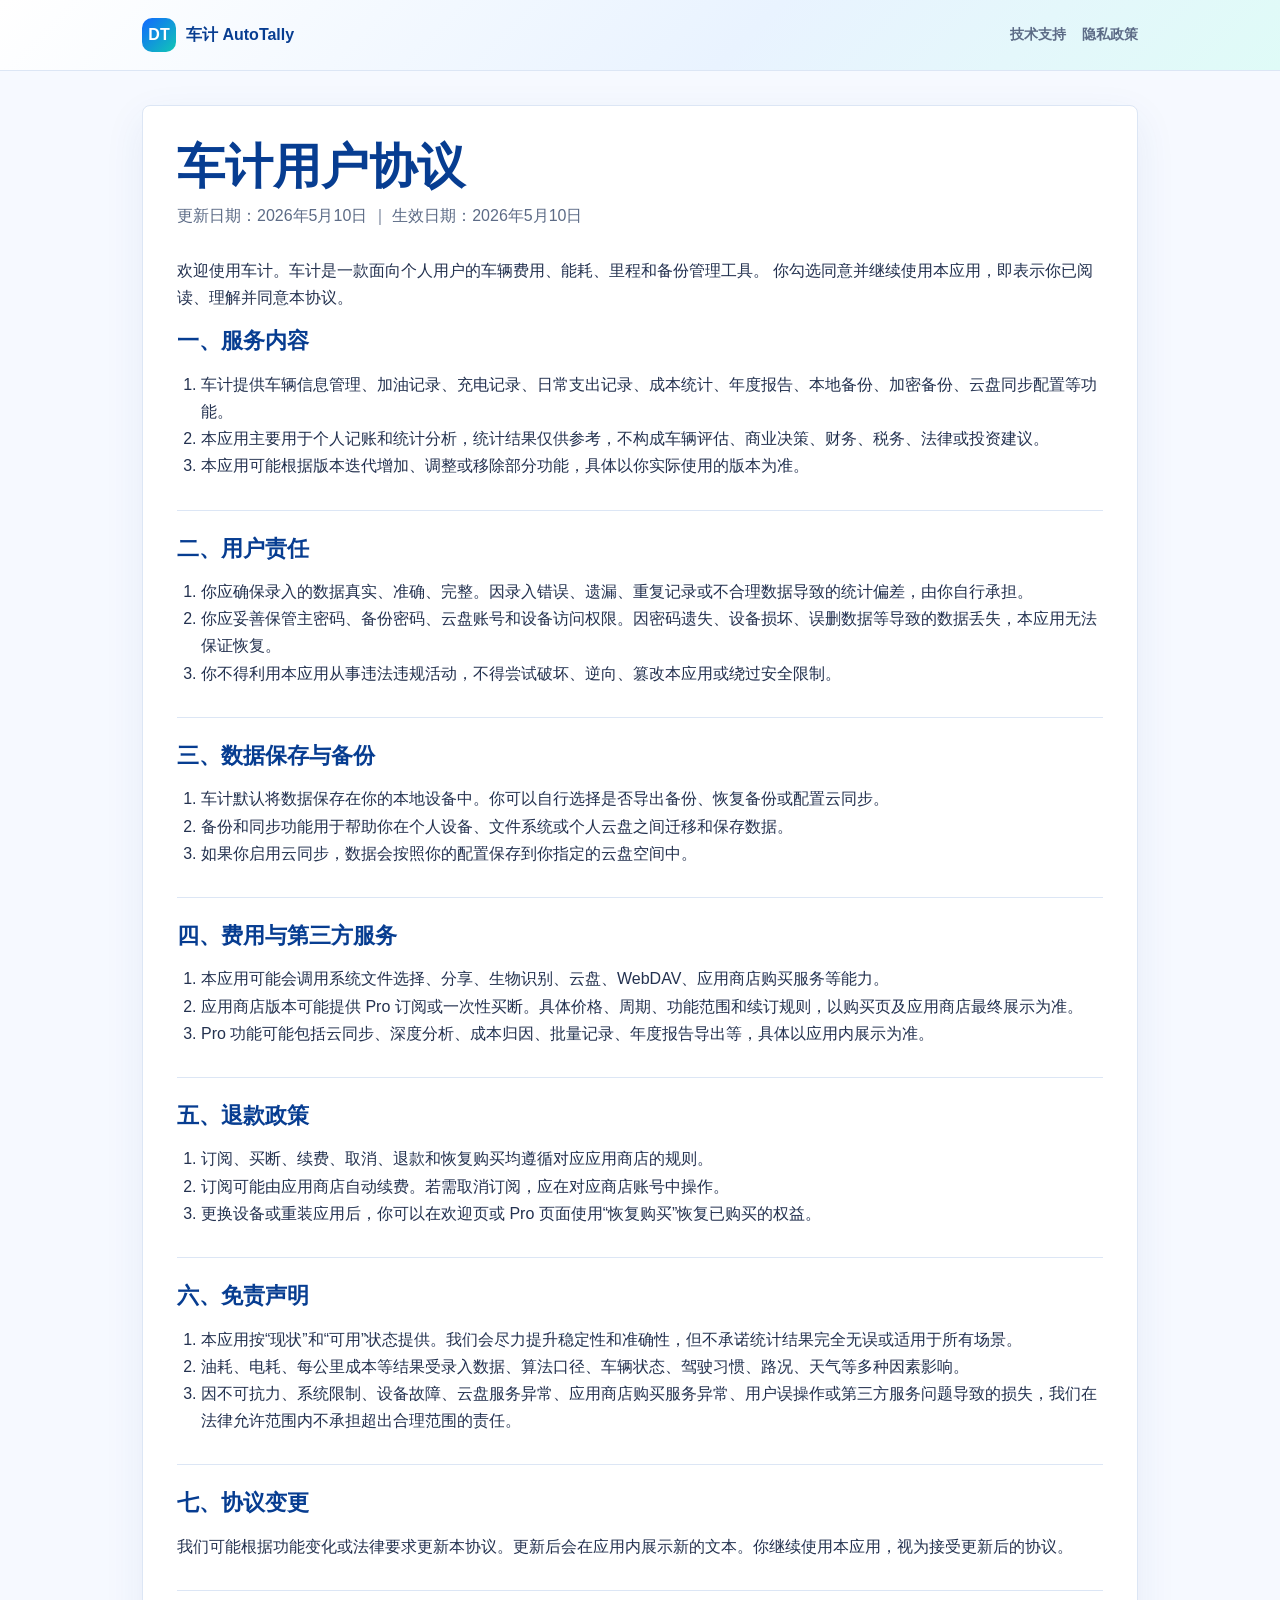
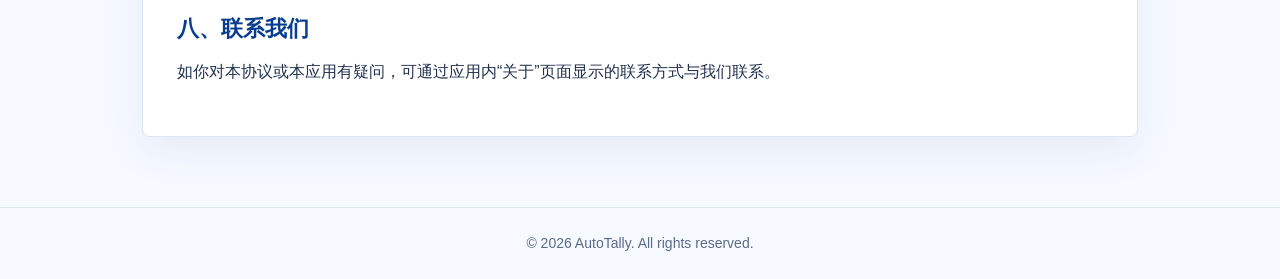
<file: docs/terms.html>
<!doctype html>
<html lang="zh-Hans">
  <head>
    <meta charset="utf-8" />
    <meta name="viewport" content="width=device-width, initial-scale=1" />
    <title>车计用户协议</title>
    <meta name="description" content="车计 AutoTally 用户协议。" />
    <link rel="stylesheet" href="./styles.css" />
  </head>
  <body>
    <header class="site-header">
      <nav class="nav" aria-label="主导航">
        <a class="brand" href="./index.html">
          <span class="brand-mark">DT</span>
          <span>车计 AutoTally</span>
        </a>
        <div class="nav-links">
          <a href="./support.html">技术支持</a>
          <a href="./privacy.html">隐私政策</a>
        </div>
      </nav>
    </header>

    <main class="container">
      <article class="doc">
        <h1>车计用户协议</h1>
        <p class="meta">更新日期：2026年5月10日 ｜ 生效日期：2026年5月10日</p>

        <p>
          欢迎使用车计。车计是一款面向个人用户的车辆费用、能耗、里程和备份管理工具。
          你勾选同意并继续使用本应用，即表示你已阅读、理解并同意本协议。
        </p>

        <h2>一、服务内容</h2>
        <ol>
          <li>车计提供车辆信息管理、加油记录、充电记录、日常支出记录、成本统计、年度报告、本地备份、加密备份、云盘同步配置等功能。</li>
          <li>本应用主要用于个人记账和统计分析，统计结果仅供参考，不构成车辆评估、商业决策、财务、税务、法律或投资建议。</li>
          <li>本应用可能根据版本迭代增加、调整或移除部分功能，具体以你实际使用的版本为准。</li>
        </ol>

        <h2>二、用户责任</h2>
        <ol>
          <li>你应确保录入的数据真实、准确、完整。因录入错误、遗漏、重复记录或不合理数据导致的统计偏差，由你自行承担。</li>
          <li>你应妥善保管主密码、备份密码、云盘账号和设备访问权限。因密码遗失、设备损坏、误删数据等导致的数据丢失，本应用无法保证恢复。</li>
          <li>你不得利用本应用从事违法违规活动，不得尝试破坏、逆向、篡改本应用或绕过安全限制。</li>
        </ol>

        <h2>三、数据保存与备份</h2>
        <ol>
          <li>车计默认将数据保存在你的本地设备中。你可以自行选择是否导出备份、恢复备份或配置云同步。</li>
          <li>备份和同步功能用于帮助你在个人设备、文件系统或个人云盘之间迁移和保存数据。</li>
          <li>如果你启用云同步，数据会按照你的配置保存到你指定的云盘空间中。</li>
        </ol>

        <h2>四、费用与第三方服务</h2>
        <ol>
          <li>本应用可能会调用系统文件选择、分享、生物识别、云盘、WebDAV、应用商店购买服务等能力。</li>
          <li>应用商店版本可能提供 Pro 订阅或一次性买断。具体价格、周期、功能范围和续订规则，以购买页及应用商店最终展示为准。</li>
          <li>Pro 功能可能包括云同步、深度分析、成本归因、批量记录、年度报告导出等，具体以应用内展示为准。</li>
        </ol>

        <h2>五、退款政策</h2>
        <ol>
          <li>订阅、买断、续费、取消、退款和恢复购买均遵循对应应用商店的规则。</li>
          <li>订阅可能由应用商店自动续费。若需取消订阅，应在对应商店账号中操作。</li>
          <li>更换设备或重装应用后，你可以在欢迎页或 Pro 页面使用“恢复购买”恢复已购买的权益。</li>
        </ol>

        <h2>六、免责声明</h2>
        <ol>
          <li>本应用按“现状”和“可用”状态提供。我们会尽力提升稳定性和准确性，但不承诺统计结果完全无误或适用于所有场景。</li>
          <li>油耗、电耗、每公里成本等结果受录入数据、算法口径、车辆状态、驾驶习惯、路况、天气等多种因素影响。</li>
          <li>因不可抗力、系统限制、设备故障、云盘服务异常、应用商店购买服务异常、用户误操作或第三方服务问题导致的损失，我们在法律允许范围内不承担超出合理范围的责任。</li>
        </ol>

        <h2>七、协议变更</h2>
        <p>我们可能根据功能变化或法律要求更新本协议。更新后会在应用内展示新的文本。你继续使用本应用，视为接受更新后的协议。</p>

        <h2>八、联系我们</h2>
        <p>如你对本协议或本应用有疑问，可通过应用内“关于”页面显示的联系方式与我们联系。</p>
      </article>
    </main>

    <footer class="site-footer">© 2026 AutoTally. All rights reserved.</footer>
  </body>
</html>
</file>
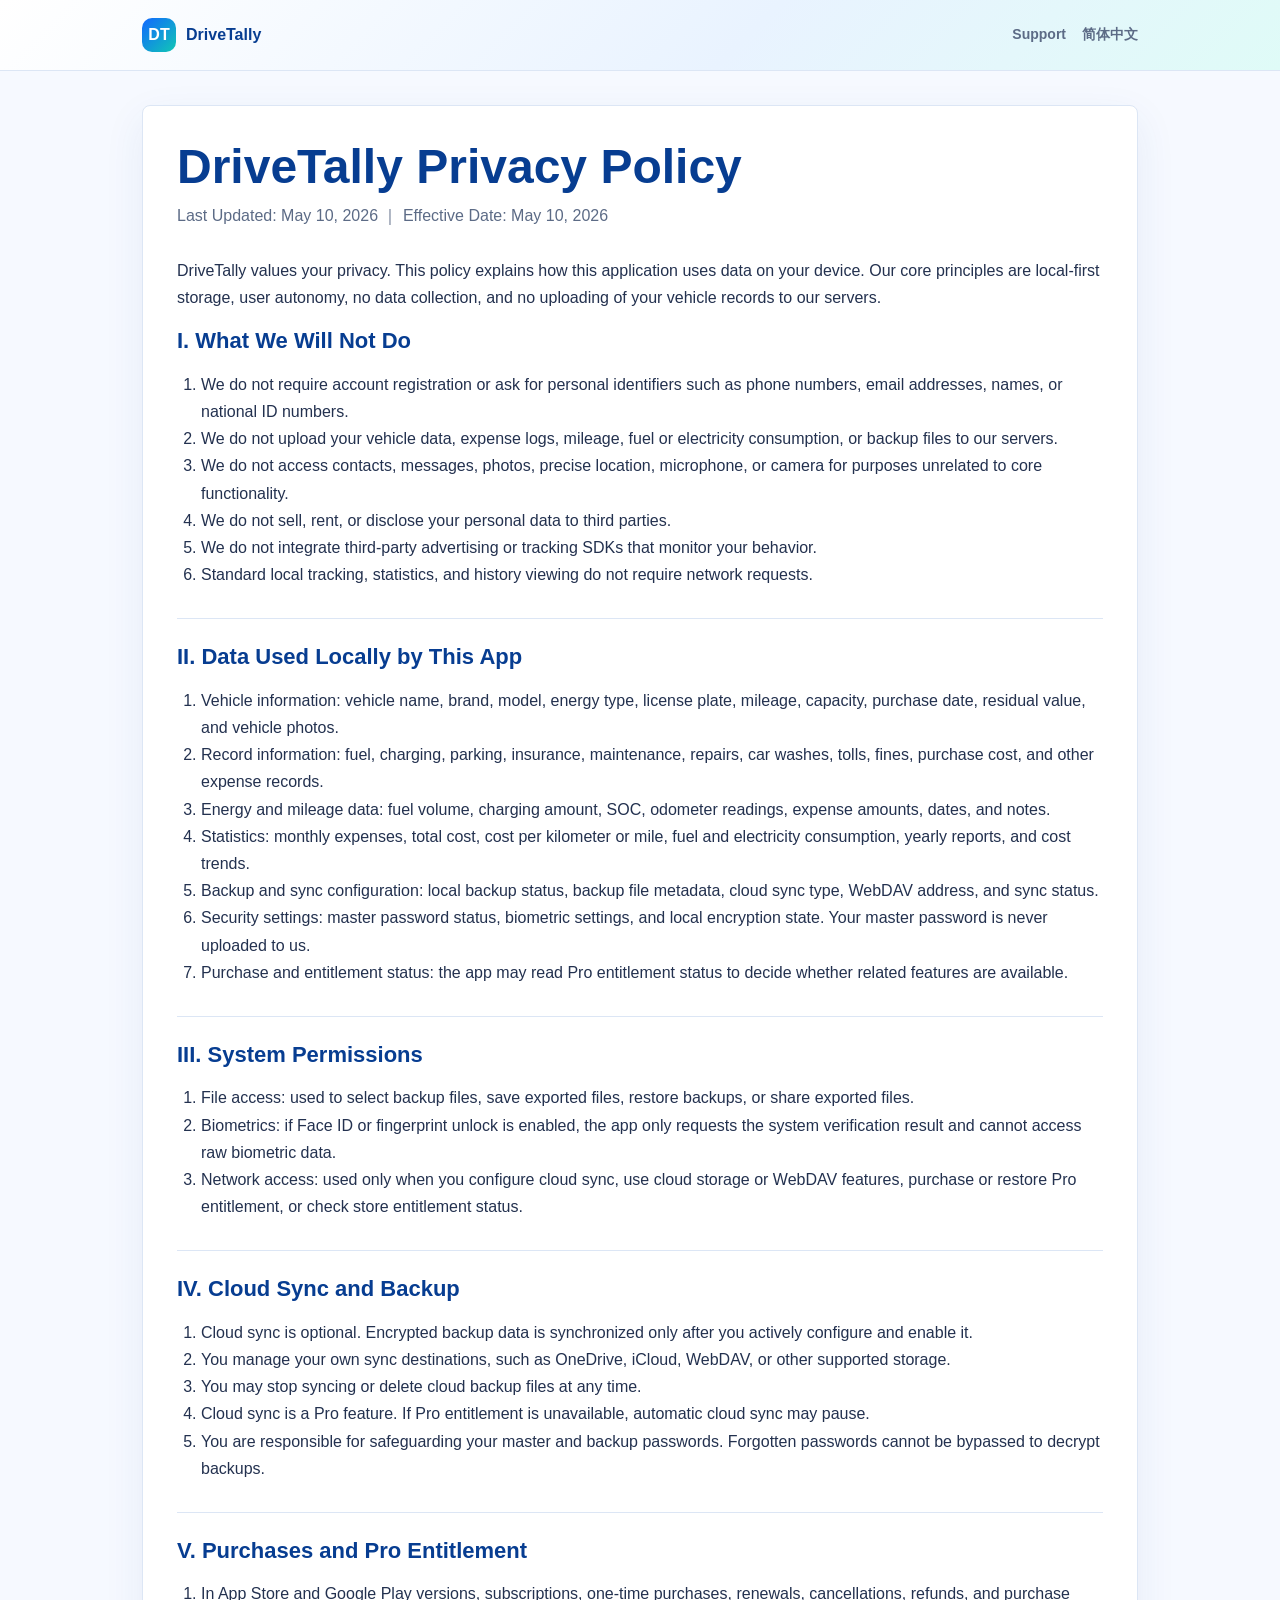
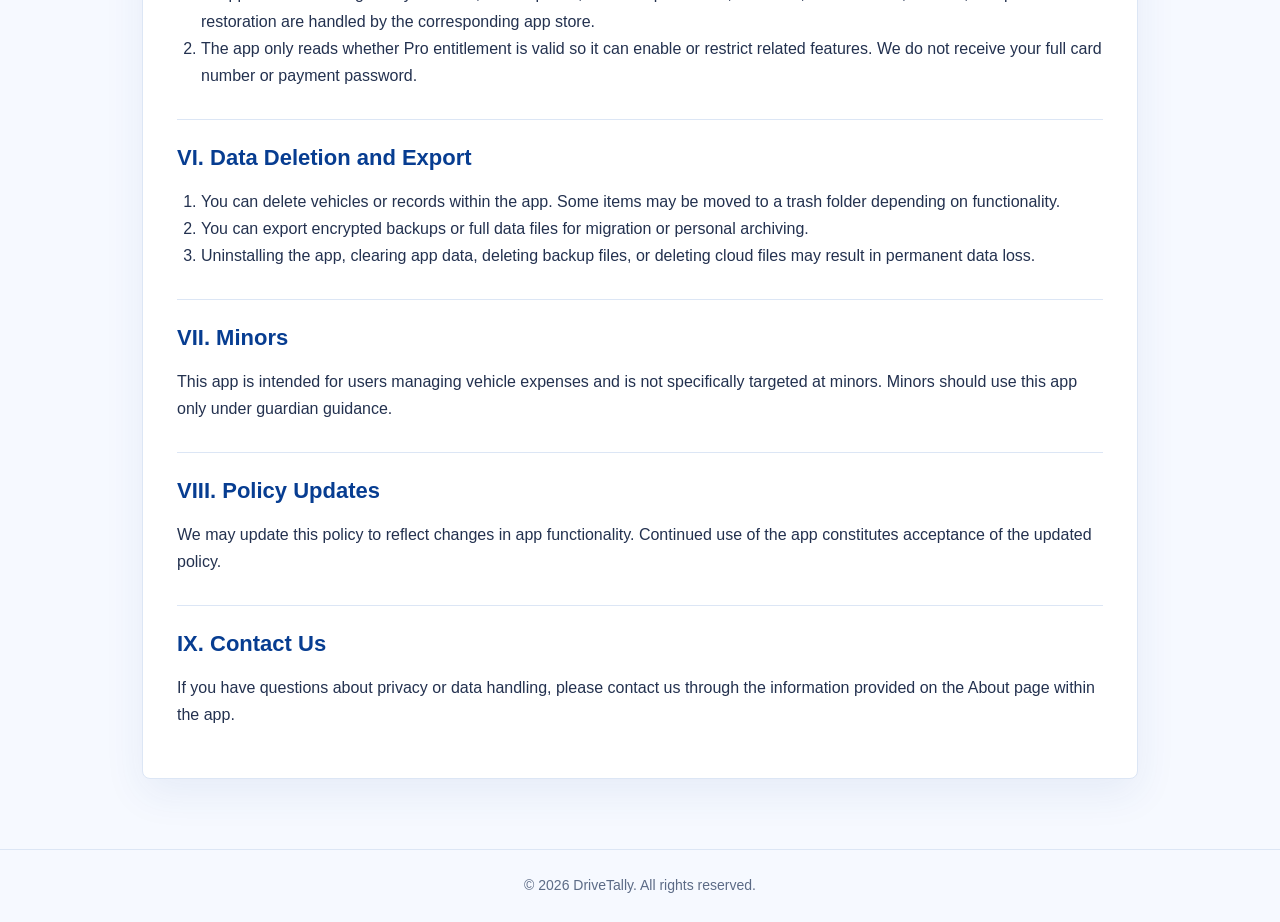
<file: en/privacy.html>
<!doctype html>
<html lang="en">
  <head>
    <meta charset="utf-8" />
    <meta name="viewport" content="width=device-width, initial-scale=1" />
    <title>DriveTally Privacy Policy</title>
    <meta name="description" content="DriveTally privacy policy." />
    <link rel="stylesheet" href="../styles.css" />
  </head>
  <body>
    <header class="site-header">
      <nav class="nav" aria-label="Main navigation">
        <a class="brand" href="./index.html">
          <span class="brand-mark">DT</span>
          <span>DriveTally</span>
        </a>
        <div class="nav-links">
          <a href="./support.html">Support</a>
          <a href="../privacy.html">简体中文</a>
        </div>
      </nav>
    </header>

    <main class="container">
      <article class="doc">
        <h1>DriveTally Privacy Policy</h1>
        <p class="meta">Last Updated: May 10, 2026 ｜ Effective Date: May 10, 2026</p>

        <p>
          DriveTally values your privacy. This policy explains how this application
          uses data on your device. Our core principles are local-first storage,
          user autonomy, no data collection, and no uploading of your vehicle records to our servers.
        </p>

        <h2>I. What We Will Not Do</h2>
        <ol>
          <li>We do not require account registration or ask for personal identifiers such as phone numbers, email addresses, names, or national ID numbers.</li>
          <li>We do not upload your vehicle data, expense logs, mileage, fuel or electricity consumption, or backup files to our servers.</li>
          <li>We do not access contacts, messages, photos, precise location, microphone, or camera for purposes unrelated to core functionality.</li>
          <li>We do not sell, rent, or disclose your personal data to third parties.</li>
          <li>We do not integrate third-party advertising or tracking SDKs that monitor your behavior.</li>
          <li>Standard local tracking, statistics, and history viewing do not require network requests.</li>
        </ol>

        <h2>II. Data Used Locally by This App</h2>
        <ol>
          <li>Vehicle information: vehicle name, brand, model, energy type, license plate, mileage, capacity, purchase date, residual value, and vehicle photos.</li>
          <li>Record information: fuel, charging, parking, insurance, maintenance, repairs, car washes, tolls, fines, purchase cost, and other expense records.</li>
          <li>Energy and mileage data: fuel volume, charging amount, SOC, odometer readings, expense amounts, dates, and notes.</li>
          <li>Statistics: monthly expenses, total cost, cost per kilometer or mile, fuel and electricity consumption, yearly reports, and cost trends.</li>
          <li>Backup and sync configuration: local backup status, backup file metadata, cloud sync type, WebDAV address, and sync status.</li>
          <li>Security settings: master password status, biometric settings, and local encryption state. Your master password is never uploaded to us.</li>
          <li>Purchase and entitlement status: the app may read Pro entitlement status to decide whether related features are available.</li>
        </ol>

        <h2>III. System Permissions</h2>
        <ol>
          <li>File access: used to select backup files, save exported files, restore backups, or share exported files.</li>
          <li>Biometrics: if Face ID or fingerprint unlock is enabled, the app only requests the system verification result and cannot access raw biometric data.</li>
          <li>Network access: used only when you configure cloud sync, use cloud storage or WebDAV features, purchase or restore Pro entitlement, or check store entitlement status.</li>
        </ol>

        <h2>IV. Cloud Sync and Backup</h2>
        <ol>
          <li>Cloud sync is optional. Encrypted backup data is synchronized only after you actively configure and enable it.</li>
          <li>You manage your own sync destinations, such as OneDrive, iCloud, WebDAV, or other supported storage.</li>
          <li>You may stop syncing or delete cloud backup files at any time.</li>
          <li>Cloud sync is a Pro feature. If Pro entitlement is unavailable, automatic cloud sync may pause.</li>
          <li>You are responsible for safeguarding your master and backup passwords. Forgotten passwords cannot be bypassed to decrypt backups.</li>
        </ol>

        <h2>V. Purchases and Pro Entitlement</h2>
        <ol>
          <li>In App Store and Google Play versions, subscriptions, one-time purchases, renewals, cancellations, refunds, and purchase restoration are handled by the corresponding app store.</li>
          <li>The app only reads whether Pro entitlement is valid so it can enable or restrict related features. We do not receive your full card number or payment password.</li>
        </ol>

        <h2>VI. Data Deletion and Export</h2>
        <ol>
          <li>You can delete vehicles or records within the app. Some items may be moved to a trash folder depending on functionality.</li>
          <li>You can export encrypted backups or full data files for migration or personal archiving.</li>
          <li>Uninstalling the app, clearing app data, deleting backup files, or deleting cloud files may result in permanent data loss.</li>
        </ol>

        <h2>VII. Minors</h2>
        <p>This app is intended for users managing vehicle expenses and is not specifically targeted at minors. Minors should use this app only under guardian guidance.</p>

        <h2>VIII. Policy Updates</h2>
        <p>We may update this policy to reflect changes in app functionality. Continued use of the app constitutes acceptance of the updated policy.</p>

        <h2>IX. Contact Us</h2>
        <p>If you have questions about privacy or data handling, please contact us through the information provided on the About page within the app.</p>
      </article>
    </main>

    <footer class="site-footer">© 2026 DriveTally. All rights reserved.</footer>
  </body>
</html>
</file>
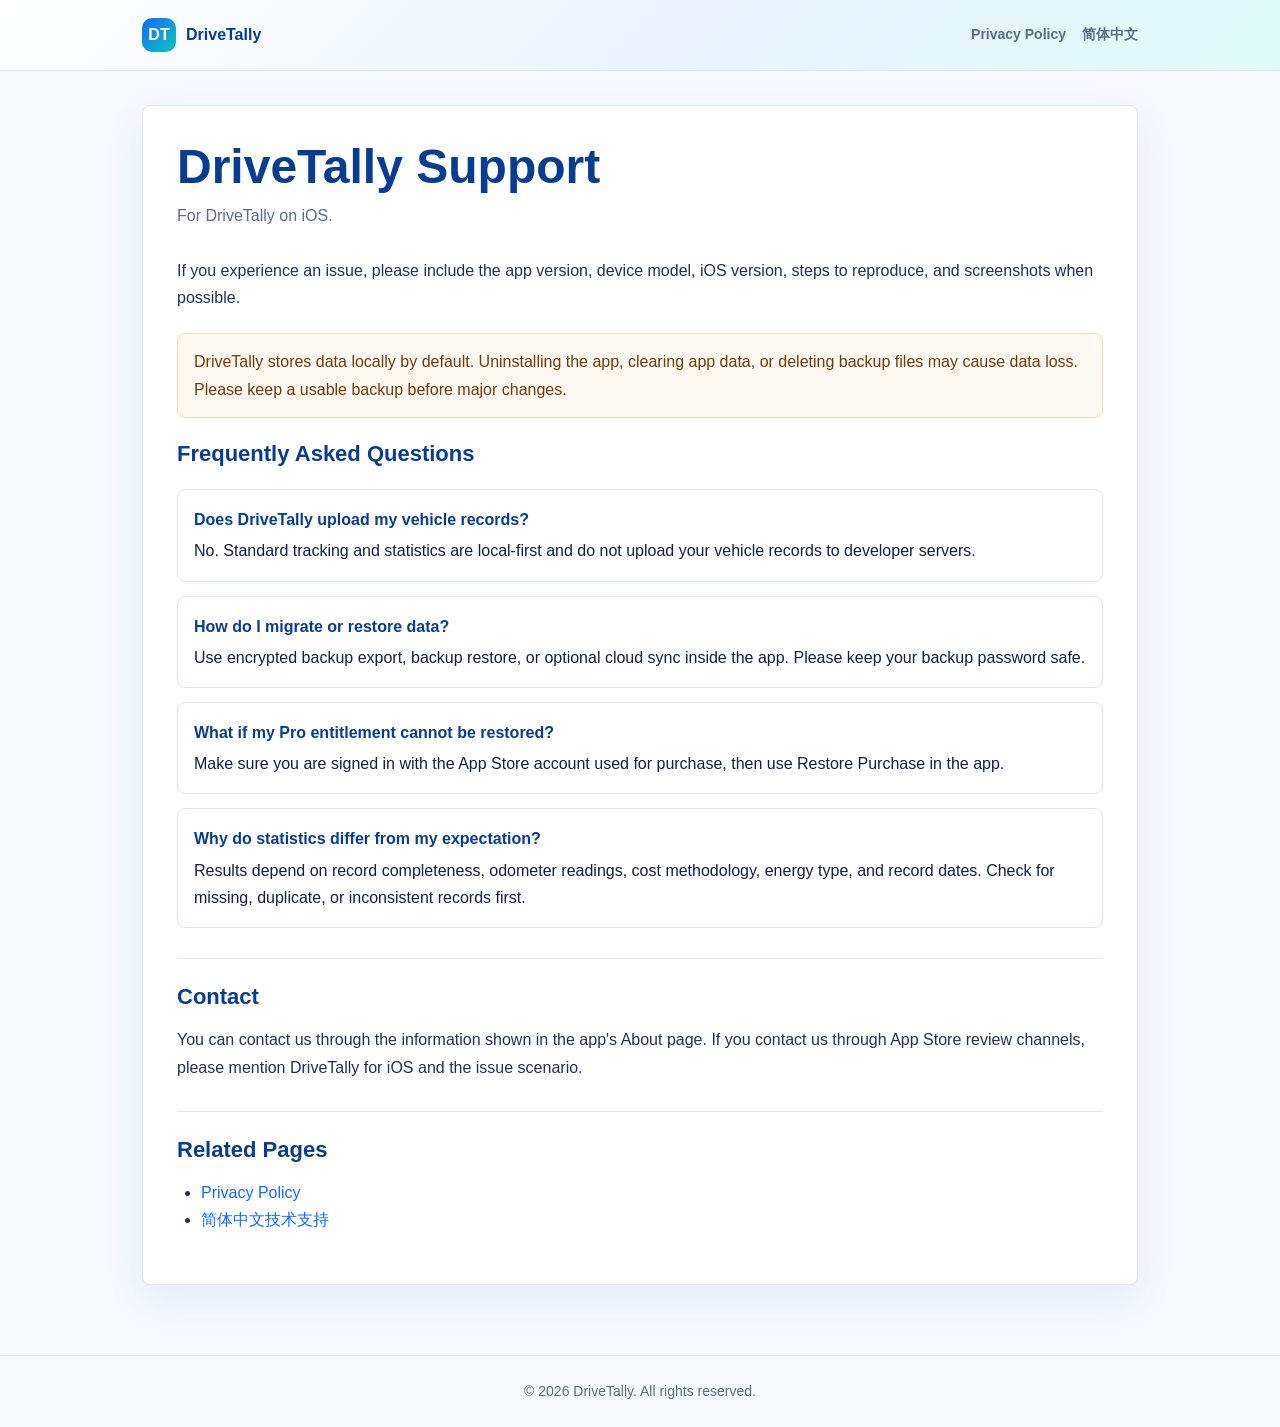
<file: en/support.html>
<!doctype html>
<html lang="en">
  <head>
    <meta charset="utf-8" />
    <meta name="viewport" content="width=device-width, initial-scale=1" />
    <title>DriveTally Support</title>
    <meta name="description" content="DriveTally technical support and frequently asked questions." />
    <link rel="stylesheet" href="../styles.css" />
  </head>
  <body>
    <header class="site-header">
      <nav class="nav" aria-label="Main navigation">
        <a class="brand" href="./index.html">
          <span class="brand-mark">DT</span>
          <span>DriveTally</span>
        </a>
        <div class="nav-links">
          <a href="./privacy.html">Privacy Policy</a>
          <a href="../support.html">简体中文</a>
        </div>
      </nav>
    </header>

    <main class="container">
      <article class="doc">
        <h1>DriveTally Support</h1>
        <p class="meta">For DriveTally on iOS.</p>

        <p>
          If you experience an issue, please include the app version, device model,
          iOS version, steps to reproduce, and screenshots when possible.
        </p>

        <div class="notice">
          DriveTally stores data locally by default. Uninstalling the app, clearing app data,
          or deleting backup files may cause data loss. Please keep a usable backup before major changes.
        </div>

        <h2>Frequently Asked Questions</h2>
        <div class="support-list">
          <div class="support-item">
            <strong>Does DriveTally upload my vehicle records?</strong>
            <span>No. Standard tracking and statistics are local-first and do not upload your vehicle records to developer servers.</span>
          </div>
          <div class="support-item">
            <strong>How do I migrate or restore data?</strong>
            <span>Use encrypted backup export, backup restore, or optional cloud sync inside the app. Please keep your backup password safe.</span>
          </div>
          <div class="support-item">
            <strong>What if my Pro entitlement cannot be restored?</strong>
            <span>Make sure you are signed in with the App Store account used for purchase, then use Restore Purchase in the app.</span>
          </div>
          <div class="support-item">
            <strong>Why do statistics differ from my expectation?</strong>
            <span>Results depend on record completeness, odometer readings, cost methodology, energy type, and record dates. Check for missing, duplicate, or inconsistent records first.</span>
          </div>
        </div>

        <h2>Contact</h2>
        <p>
          You can contact us through the information shown in the app's About page.
          If you contact us through App Store review channels, please mention DriveTally for iOS and the issue scenario.
        </p>

        <h2>Related Pages</h2>
        <ul>
          <li><a href="./privacy.html">Privacy Policy</a></li>
          <li><a href="../support.html">简体中文技术支持</a></li>
        </ul>
      </article>
    </main>

    <footer class="site-footer">© 2026 DriveTally. All rights reserved.</footer>
  </body>
</html>
</file>
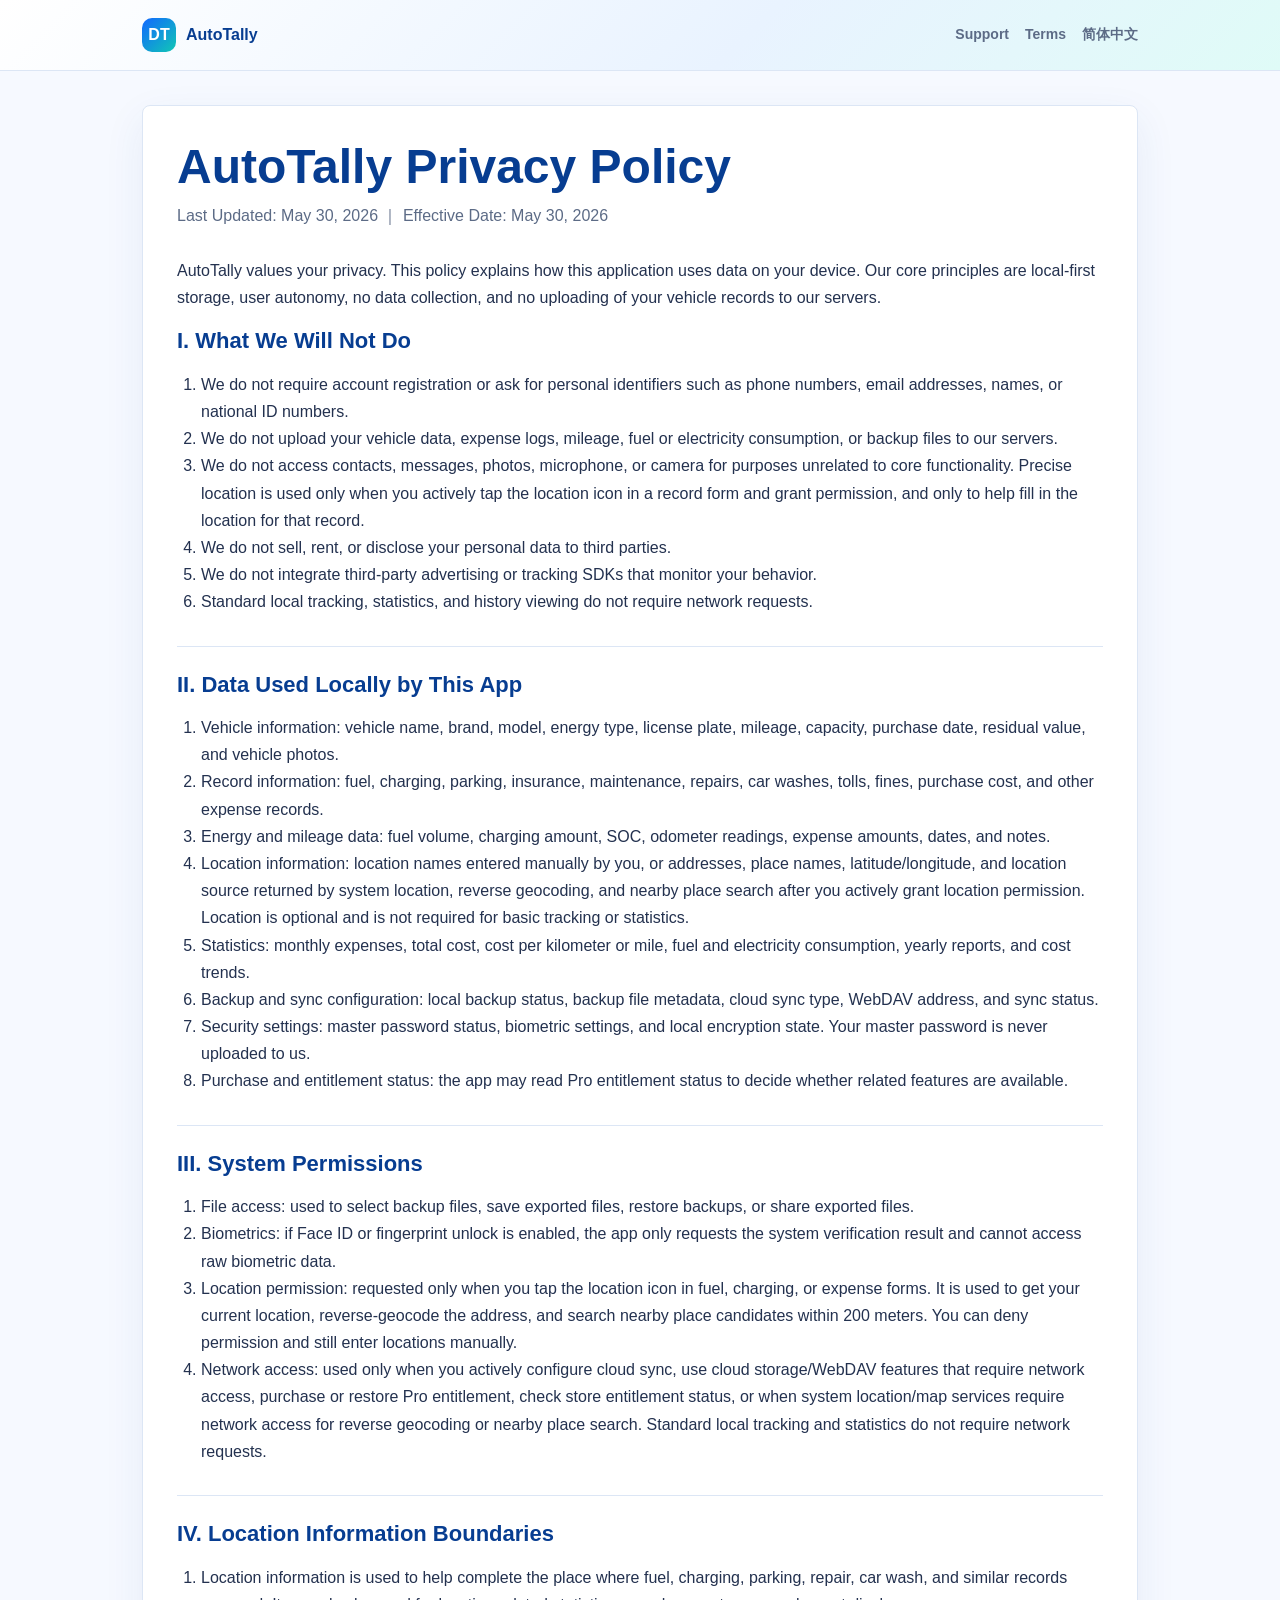
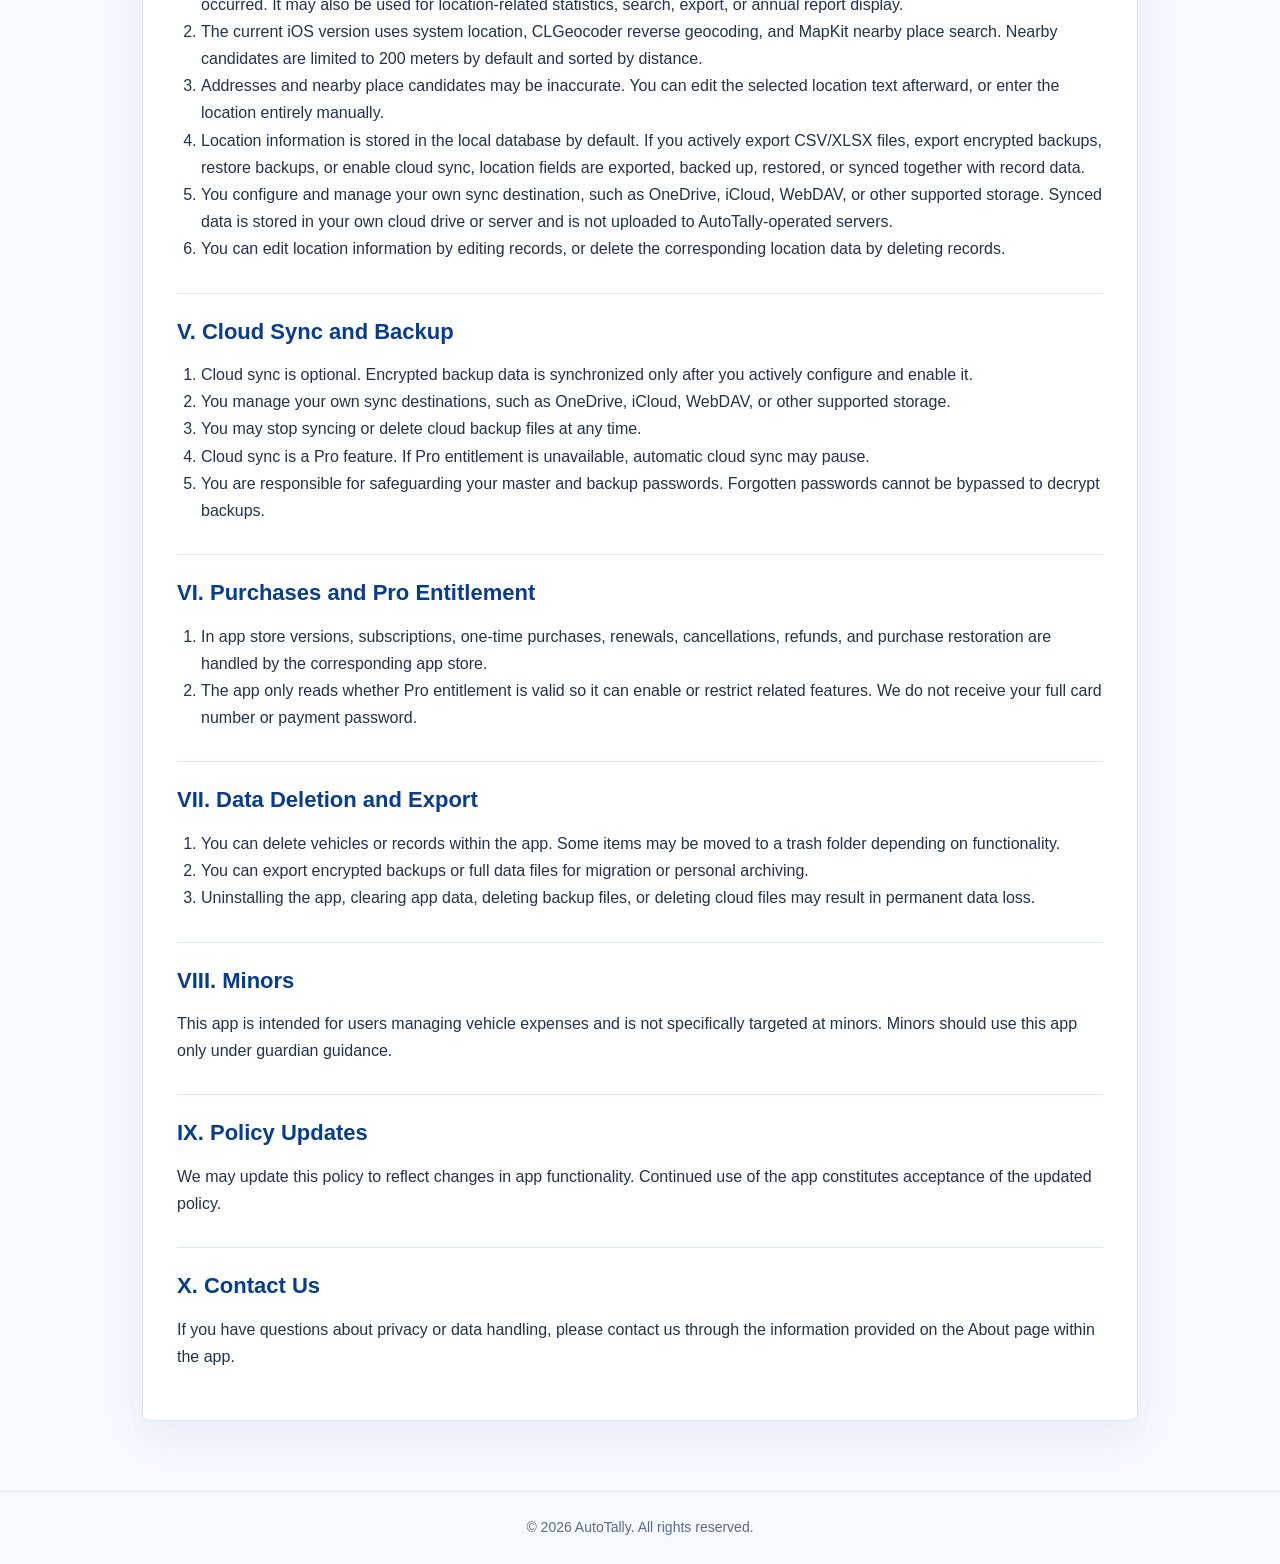
<file: docs/en/privacy.html>
<!doctype html>
<html lang="en">
  <head>
    <meta charset="utf-8" />
    <meta name="viewport" content="width=device-width, initial-scale=1" />
    <title>AutoTally Privacy Policy</title>
    <meta name="description" content="AutoTally privacy policy." />
    <link rel="stylesheet" href="../styles.css" />
  </head>
  <body>
    <header class="site-header">
      <nav class="nav" aria-label="Main navigation">
        <a class="brand" href="./index.html">
          <span class="brand-mark">DT</span>
          <span>AutoTally</span>
        </a>
        <div class="nav-links">
          <a href="./support.html">Support</a>
          <a href="./terms.html">Terms</a>
          <a href="../privacy.html">简体中文</a>
        </div>
      </nav>
    </header>

    <main class="container">
      <article class="doc">
        <h1>AutoTally Privacy Policy</h1>
        <p class="meta">Last Updated: May 30, 2026 ｜ Effective Date: May 30, 2026</p>

        <p>
          AutoTally values your privacy. This policy explains how this application
          uses data on your device. Our core principles are local-first storage,
          user autonomy, no data collection, and no uploading of your vehicle records to our servers.
        </p>

        <h2>I. What We Will Not Do</h2>
        <ol>
          <li>We do not require account registration or ask for personal identifiers such as phone numbers, email addresses, names, or national ID numbers.</li>
          <li>We do not upload your vehicle data, expense logs, mileage, fuel or electricity consumption, or backup files to our servers.</li>
          <li>We do not access contacts, messages, photos, microphone, or camera for purposes unrelated to core functionality. Precise location is used only when you actively tap the location icon in a record form and grant permission, and only to help fill in the location for that record.</li>
          <li>We do not sell, rent, or disclose your personal data to third parties.</li>
          <li>We do not integrate third-party advertising or tracking SDKs that monitor your behavior.</li>
          <li>Standard local tracking, statistics, and history viewing do not require network requests.</li>
        </ol>

        <h2>II. Data Used Locally by This App</h2>
        <ol>
          <li>Vehicle information: vehicle name, brand, model, energy type, license plate, mileage, capacity, purchase date, residual value, and vehicle photos.</li>
          <li>Record information: fuel, charging, parking, insurance, maintenance, repairs, car washes, tolls, fines, purchase cost, and other expense records.</li>
          <li>Energy and mileage data: fuel volume, charging amount, SOC, odometer readings, expense amounts, dates, and notes.</li>
          <li>Location information: location names entered manually by you, or addresses, place names, latitude/longitude, and location source returned by system location, reverse geocoding, and nearby place search after you actively grant location permission. Location is optional and is not required for basic tracking or statistics.</li>
          <li>Statistics: monthly expenses, total cost, cost per kilometer or mile, fuel and electricity consumption, yearly reports, and cost trends.</li>
          <li>Backup and sync configuration: local backup status, backup file metadata, cloud sync type, WebDAV address, and sync status.</li>
          <li>Security settings: master password status, biometric settings, and local encryption state. Your master password is never uploaded to us.</li>
          <li>Purchase and entitlement status: the app may read Pro entitlement status to decide whether related features are available.</li>
        </ol>

        <h2>III. System Permissions</h2>
        <ol>
          <li>File access: used to select backup files, save exported files, restore backups, or share exported files.</li>
          <li>Biometrics: if Face ID or fingerprint unlock is enabled, the app only requests the system verification result and cannot access raw biometric data.</li>
          <li>Location permission: requested only when you tap the location icon in fuel, charging, or expense forms. It is used to get your current location, reverse-geocode the address, and search nearby place candidates within 200 meters. You can deny permission and still enter locations manually.</li>
          <li>Network access: used only when you actively configure cloud sync, use cloud storage/WebDAV features that require network access, purchase or restore Pro entitlement, check store entitlement status, or when system location/map services require network access for reverse geocoding or nearby place search. Standard local tracking and statistics do not require network requests.</li>
        </ol>

        <h2>IV. Location Information Boundaries</h2>
        <ol>
          <li>Location information is used to help complete the place where fuel, charging, parking, repair, car wash, and similar records occurred. It may also be used for location-related statistics, search, export, or annual report display.</li>
          <li>The current iOS version uses system location, CLGeocoder reverse geocoding, and MapKit nearby place search. Nearby candidates are limited to 200 meters by default and sorted by distance.</li>
          <li>Addresses and nearby place candidates may be inaccurate. You can edit the selected location text afterward, or enter the location entirely manually.</li>
          <li>Location information is stored in the local database by default. If you actively export CSV/XLSX files, export encrypted backups, restore backups, or enable cloud sync, location fields are exported, backed up, restored, or synced together with record data.</li>
          <li>You configure and manage your own sync destination, such as OneDrive, iCloud, WebDAV, or other supported storage. Synced data is stored in your own cloud drive or server and is not uploaded to AutoTally-operated servers.</li>
          <li>You can edit location information by editing records, or delete the corresponding location data by deleting records.</li>
        </ol>

        <h2>V. Cloud Sync and Backup</h2>
        <ol>
          <li>Cloud sync is optional. Encrypted backup data is synchronized only after you actively configure and enable it.</li>
          <li>You manage your own sync destinations, such as OneDrive, iCloud, WebDAV, or other supported storage.</li>
          <li>You may stop syncing or delete cloud backup files at any time.</li>
          <li>Cloud sync is a Pro feature. If Pro entitlement is unavailable, automatic cloud sync may pause.</li>
          <li>You are responsible for safeguarding your master and backup passwords. Forgotten passwords cannot be bypassed to decrypt backups.</li>
        </ol>

        <h2>VI. Purchases and Pro Entitlement</h2>
        <ol>
          <li>In app store versions, subscriptions, one-time purchases, renewals, cancellations, refunds, and purchase restoration are handled by the corresponding app store.</li>
          <li>The app only reads whether Pro entitlement is valid so it can enable or restrict related features. We do not receive your full card number or payment password.</li>
        </ol>

        <h2>VII. Data Deletion and Export</h2>
        <ol>
          <li>You can delete vehicles or records within the app. Some items may be moved to a trash folder depending on functionality.</li>
          <li>You can export encrypted backups or full data files for migration or personal archiving.</li>
          <li>Uninstalling the app, clearing app data, deleting backup files, or deleting cloud files may result in permanent data loss.</li>
        </ol>

        <h2>VIII. Minors</h2>
        <p>This app is intended for users managing vehicle expenses and is not specifically targeted at minors. Minors should use this app only under guardian guidance.</p>

        <h2>IX. Policy Updates</h2>
        <p>We may update this policy to reflect changes in app functionality. Continued use of the app constitutes acceptance of the updated policy.</p>

        <h2>X. Contact Us</h2>
        <p>If you have questions about privacy or data handling, please contact us through the information provided on the About page within the app.</p>
      </article>
    </main>

    <footer class="site-footer">© 2026 AutoTally. All rights reserved.</footer>
  </body>
</html>
</file>
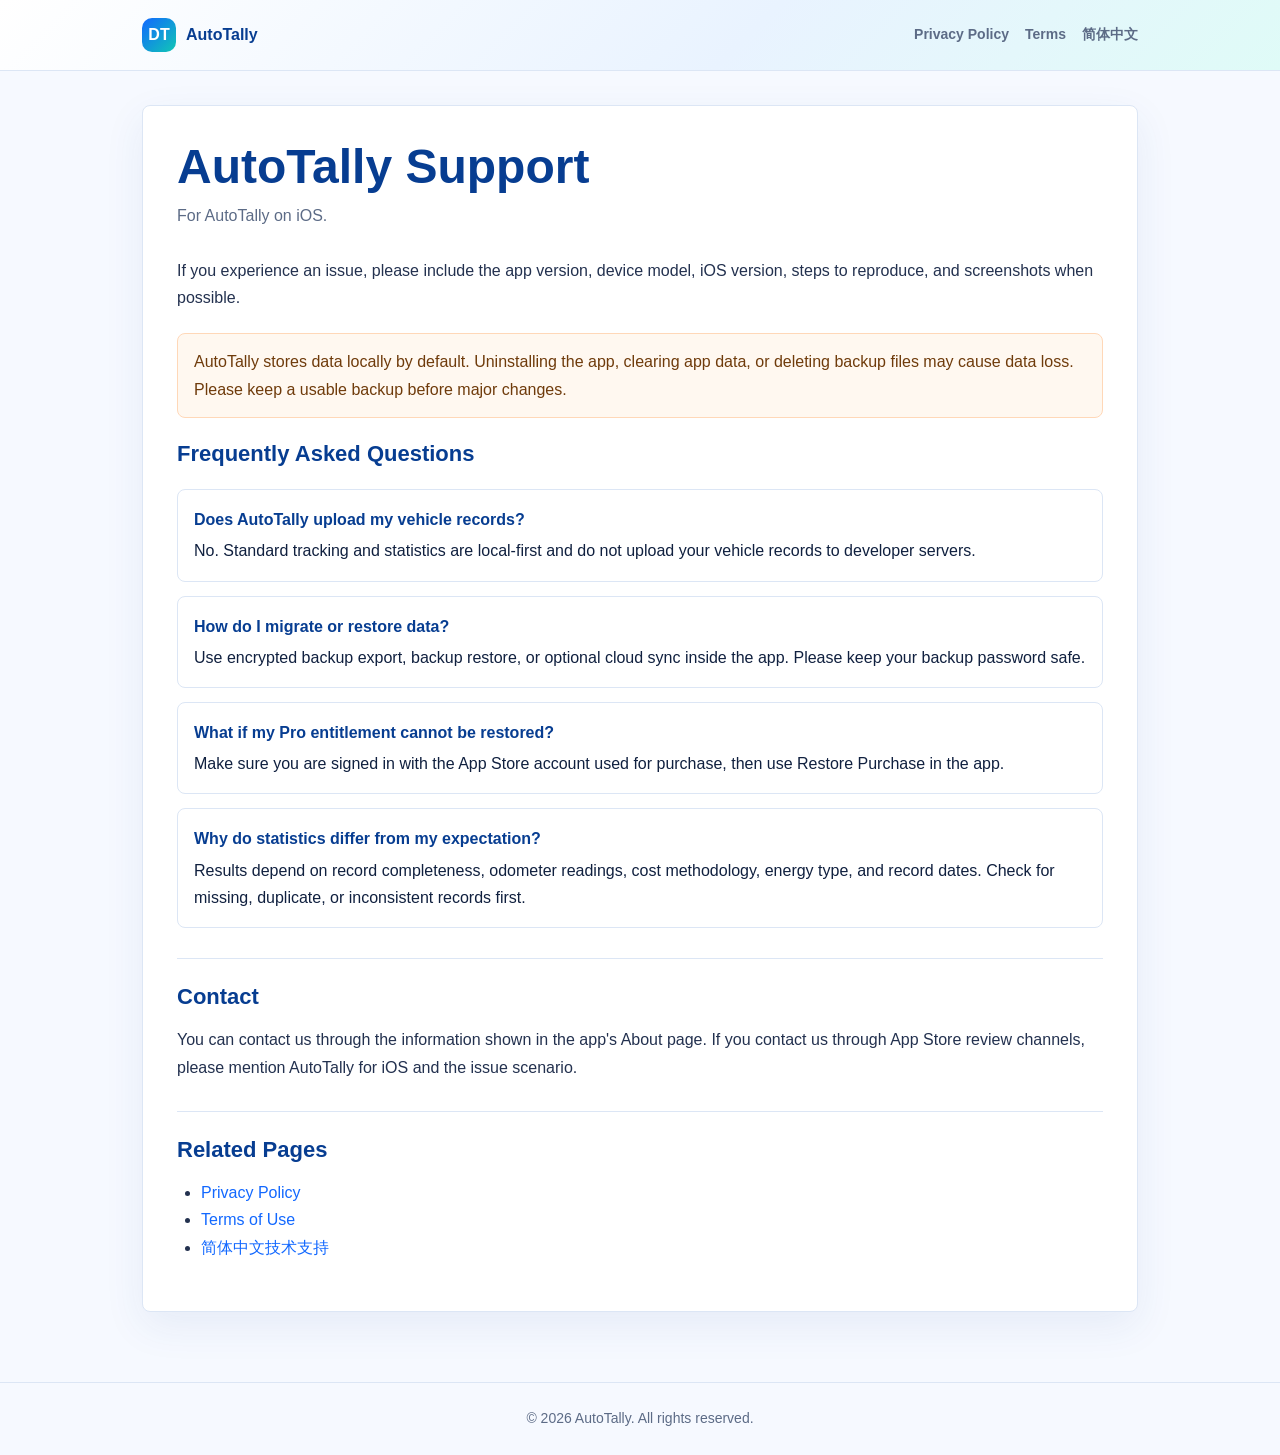
<file: docs/en/support.html>
<!doctype html>
<html lang="en">
  <head>
    <meta charset="utf-8" />
    <meta name="viewport" content="width=device-width, initial-scale=1" />
    <title>AutoTally Support</title>
    <meta name="description" content="AutoTally technical support and frequently asked questions." />
    <link rel="stylesheet" href="../styles.css" />
  </head>
  <body>
    <header class="site-header">
      <nav class="nav" aria-label="Main navigation">
        <a class="brand" href="./index.html">
          <span class="brand-mark">DT</span>
          <span>AutoTally</span>
        </a>
        <div class="nav-links">
          <a href="./privacy.html">Privacy Policy</a>
          <a href="./terms.html">Terms</a>
          <a href="../support.html">简体中文</a>
        </div>
      </nav>
    </header>

    <main class="container">
      <article class="doc">
        <h1>AutoTally Support</h1>
        <p class="meta">For AutoTally on iOS.</p>

        <p>
          If you experience an issue, please include the app version, device model,
          iOS version, steps to reproduce, and screenshots when possible.
        </p>

        <div class="notice">
          AutoTally stores data locally by default. Uninstalling the app, clearing app data,
          or deleting backup files may cause data loss. Please keep a usable backup before major changes.
        </div>

        <h2>Frequently Asked Questions</h2>
        <div class="support-list">
          <div class="support-item">
            <strong>Does AutoTally upload my vehicle records?</strong>
            <span>No. Standard tracking and statistics are local-first and do not upload your vehicle records to developer servers.</span>
          </div>
          <div class="support-item">
            <strong>How do I migrate or restore data?</strong>
            <span>Use encrypted backup export, backup restore, or optional cloud sync inside the app. Please keep your backup password safe.</span>
          </div>
          <div class="support-item">
            <strong>What if my Pro entitlement cannot be restored?</strong>
            <span>Make sure you are signed in with the App Store account used for purchase, then use Restore Purchase in the app.</span>
          </div>
          <div class="support-item">
            <strong>Why do statistics differ from my expectation?</strong>
            <span>Results depend on record completeness, odometer readings, cost methodology, energy type, and record dates. Check for missing, duplicate, or inconsistent records first.</span>
          </div>
        </div>

        <h2>Contact</h2>
        <p>
          You can contact us through the information shown in the app's About page.
          If you contact us through App Store review channels, please mention AutoTally for iOS and the issue scenario.
        </p>

        <h2>Related Pages</h2>
        <ul>
          <li><a href="./privacy.html">Privacy Policy</a></li>
          <li><a href="./terms.html">Terms of Use</a></li>
          <li><a href="../support.html">简体中文技术支持</a></li>
        </ul>
      </article>
    </main>

    <footer class="site-footer">© 2026 AutoTally. All rights reserved.</footer>
  </body>
</html>
</file>
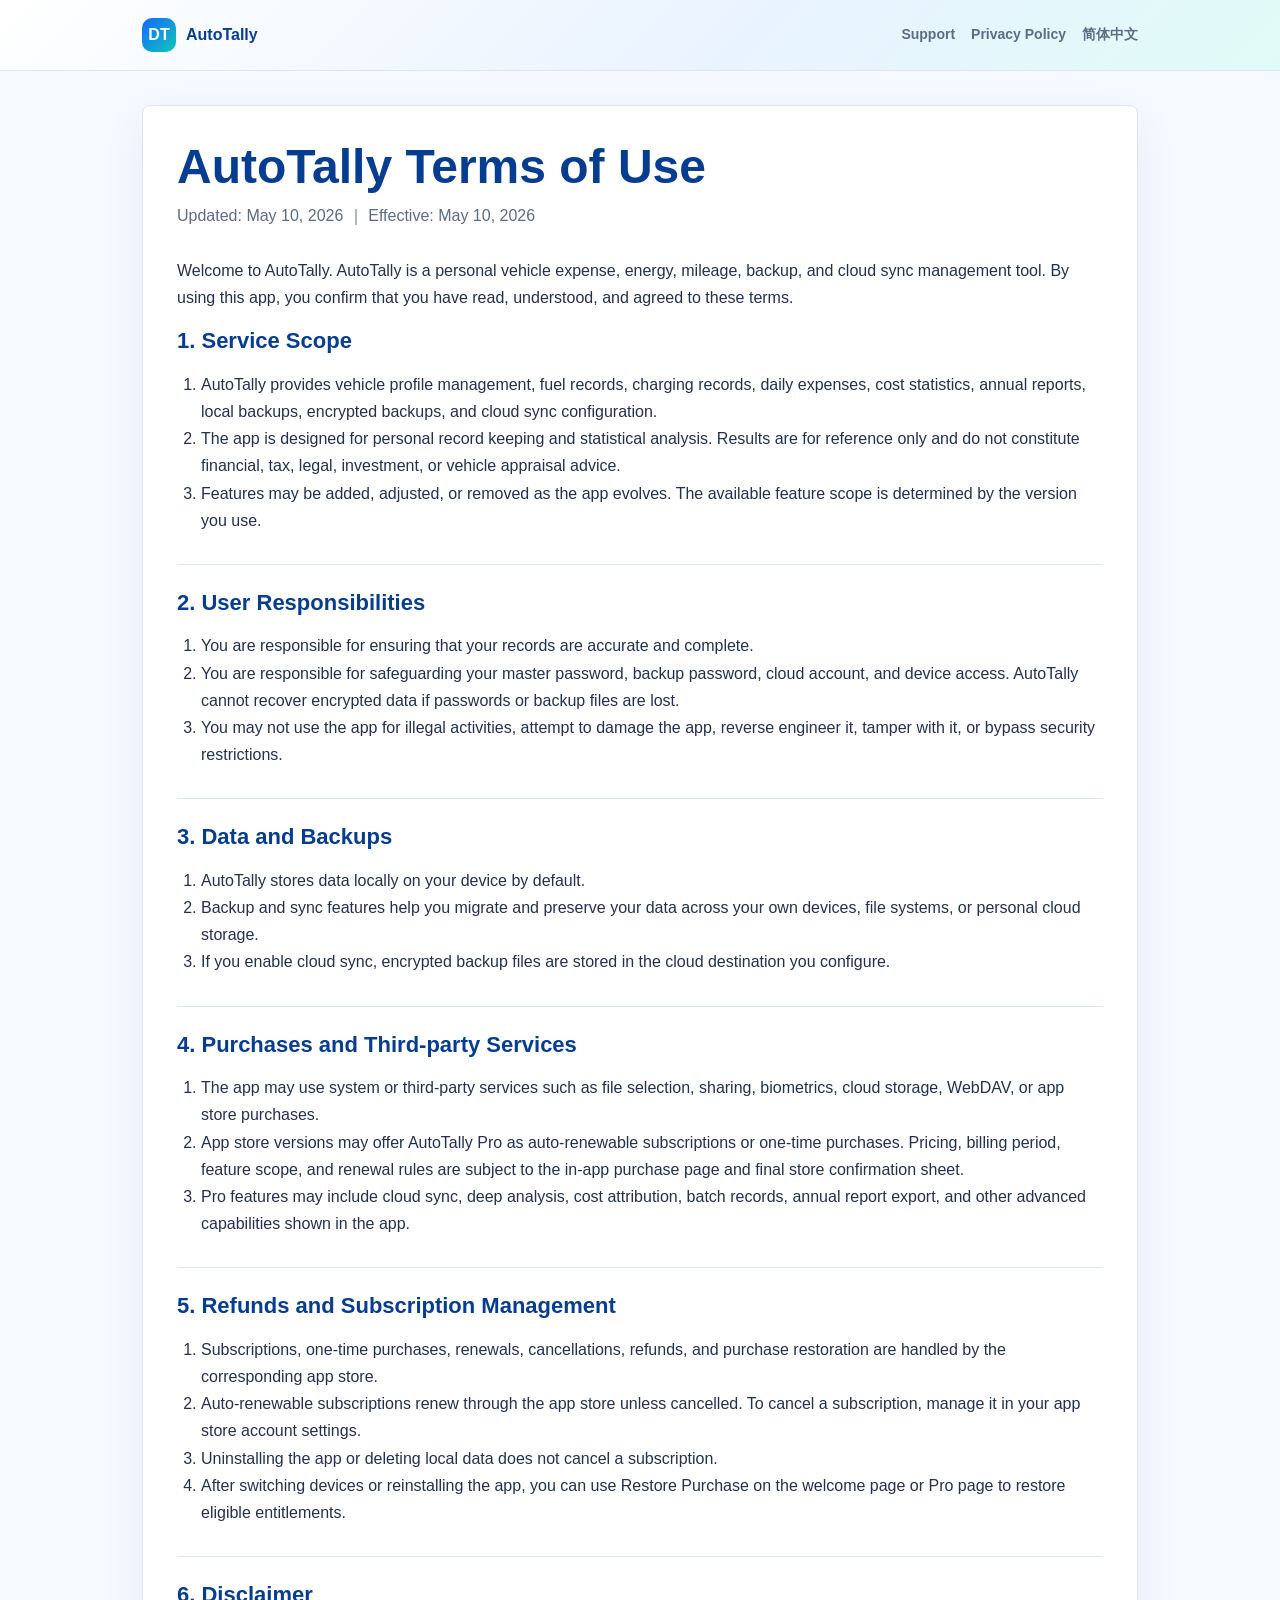
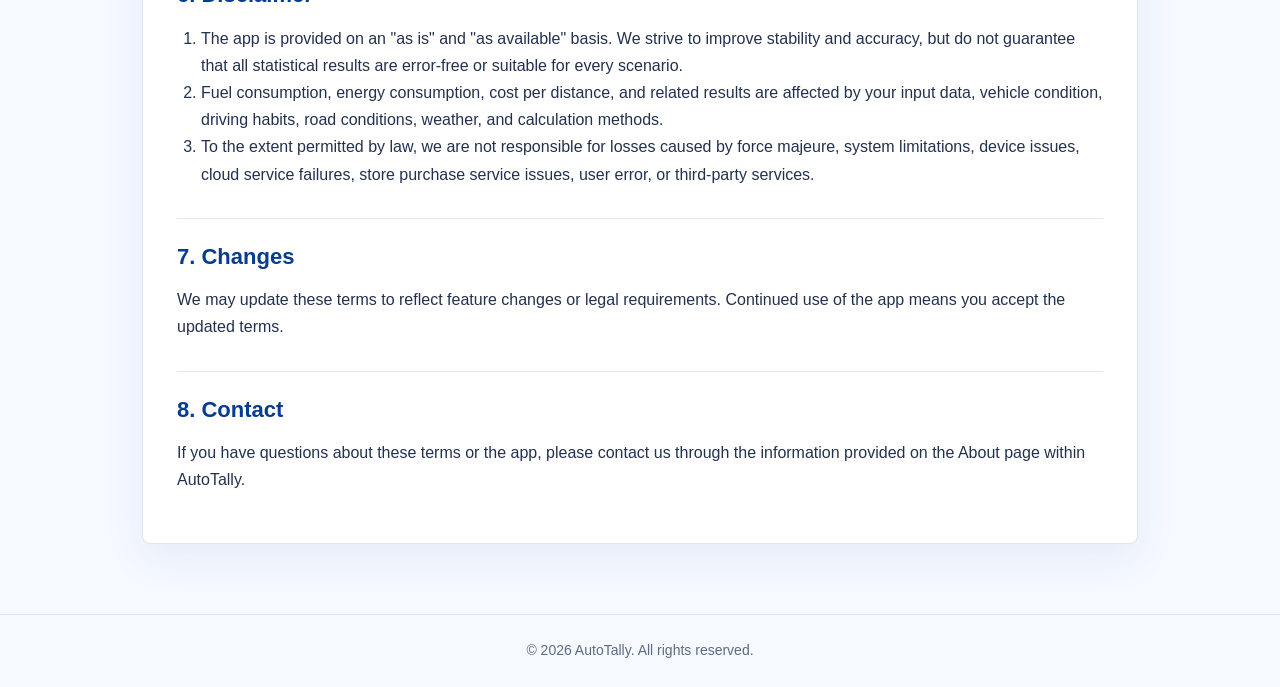
<file: docs/en/terms.html>
<!doctype html>
<html lang="en">
  <head>
    <meta charset="utf-8" />
    <meta name="viewport" content="width=device-width, initial-scale=1" />
    <title>AutoTally Terms of Use</title>
    <meta name="description" content="AutoTally terms of use and EULA." />
    <link rel="stylesheet" href="../styles.css" />
  </head>
  <body>
    <header class="site-header">
      <nav class="nav" aria-label="Main navigation">
        <a class="brand" href="./index.html">
          <span class="brand-mark">DT</span>
          <span>AutoTally</span>
        </a>
        <div class="nav-links">
          <a href="./support.html">Support</a>
          <a href="./privacy.html">Privacy Policy</a>
          <a href="../terms.html">简体中文</a>
        </div>
      </nav>
    </header>

    <main class="container">
      <article class="doc">
        <h1>AutoTally Terms of Use</h1>
        <p class="meta">Updated: May 10, 2026 ｜ Effective: May 10, 2026</p>

        <p>
          Welcome to AutoTally. AutoTally is a personal vehicle expense,
          energy, mileage, backup, and cloud sync management tool. By using this
          app, you confirm that you have read, understood, and agreed to these
          terms.
        </p>

        <h2>1. Service Scope</h2>
        <ol>
          <li>AutoTally provides vehicle profile management, fuel records, charging records, daily expenses, cost statistics, annual reports, local backups, encrypted backups, and cloud sync configuration.</li>
          <li>The app is designed for personal record keeping and statistical analysis. Results are for reference only and do not constitute financial, tax, legal, investment, or vehicle appraisal advice.</li>
          <li>Features may be added, adjusted, or removed as the app evolves. The available feature scope is determined by the version you use.</li>
        </ol>

        <h2>2. User Responsibilities</h2>
        <ol>
          <li>You are responsible for ensuring that your records are accurate and complete.</li>
          <li>You are responsible for safeguarding your master password, backup password, cloud account, and device access. AutoTally cannot recover encrypted data if passwords or backup files are lost.</li>
          <li>You may not use the app for illegal activities, attempt to damage the app, reverse engineer it, tamper with it, or bypass security restrictions.</li>
        </ol>

        <h2>3. Data and Backups</h2>
        <ol>
          <li>AutoTally stores data locally on your device by default.</li>
          <li>Backup and sync features help you migrate and preserve your data across your own devices, file systems, or personal cloud storage.</li>
          <li>If you enable cloud sync, encrypted backup files are stored in the cloud destination you configure.</li>
        </ol>

        <h2>4. Purchases and Third-party Services</h2>
        <ol>
          <li>The app may use system or third-party services such as file selection, sharing, biometrics, cloud storage, WebDAV, or app store purchases.</li>
          <li>App store versions may offer AutoTally Pro as auto-renewable subscriptions or one-time purchases. Pricing, billing period, feature scope, and renewal rules are subject to the in-app purchase page and final store confirmation sheet.</li>
          <li>Pro features may include cloud sync, deep analysis, cost attribution, batch records, annual report export, and other advanced capabilities shown in the app.</li>
        </ol>

        <h2>5. Refunds and Subscription Management</h2>
        <ol>
          <li>Subscriptions, one-time purchases, renewals, cancellations, refunds, and purchase restoration are handled by the corresponding app store.</li>
          <li>Auto-renewable subscriptions renew through the app store unless cancelled. To cancel a subscription, manage it in your app store account settings.</li>
          <li>Uninstalling the app or deleting local data does not cancel a subscription.</li>
          <li>After switching devices or reinstalling the app, you can use Restore Purchase on the welcome page or Pro page to restore eligible entitlements.</li>
        </ol>

        <h2>6. Disclaimer</h2>
        <ol>
          <li>The app is provided on an "as is" and "as available" basis. We strive to improve stability and accuracy, but do not guarantee that all statistical results are error-free or suitable for every scenario.</li>
          <li>Fuel consumption, energy consumption, cost per distance, and related results are affected by your input data, vehicle condition, driving habits, road conditions, weather, and calculation methods.</li>
          <li>To the extent permitted by law, we are not responsible for losses caused by force majeure, system limitations, device issues, cloud service failures, store purchase service issues, user error, or third-party services.</li>
        </ol>

        <h2>7. Changes</h2>
        <p>We may update these terms to reflect feature changes or legal requirements. Continued use of the app means you accept the updated terms.</p>

        <h2>8. Contact</h2>
        <p>If you have questions about these terms or the app, please contact us through the information provided on the About page within AutoTally.</p>
      </article>
    </main>

    <footer class="site-footer">© 2026 AutoTally. All rights reserved.</footer>
  </body>
</html>
</file>
<file: styles.css>
:root {
  color-scheme: light;
  --bg: #f6f9ff;
  --panel: #ffffff;
  --text: #10203f;
  --muted: #5c6b86;
  --line: #dce6f5;
  --brand: #1268ff;
  --brand-dark: #073d91;
  --accent: #10c7b5;
  --warning: #f36b21;
  font-family: -apple-system, BlinkMacSystemFont, "Segoe UI", "PingFang SC",
    "Hiragino Sans GB", "Microsoft YaHei", sans-serif;
}

* {
  box-sizing: border-box;
}

html {
  background: var(--bg);
  color: var(--text);
}

body {
  margin: 0;
  line-height: 1.7;
}

a {
  color: var(--brand);
  text-decoration: none;
}

a:hover {
  text-decoration: underline;
}

.site-header {
  background: linear-gradient(135deg, #ffffff 0%, #e9f3ff 58%, #dffbf7 100%);
  border-bottom: 1px solid var(--line);
}

.nav {
  align-items: center;
  display: flex;
  justify-content: space-between;
  margin: 0 auto;
  max-width: 1040px;
  padding: 18px 22px;
}

.brand {
  align-items: center;
  color: var(--brand-dark);
  display: flex;
  font-weight: 800;
  gap: 10px;
  letter-spacing: 0;
}

.brand-mark {
  align-items: center;
  background: linear-gradient(135deg, var(--brand), var(--accent));
  border-radius: 10px;
  color: #fff;
  display: inline-flex;
  font-size: 16px;
  height: 34px;
  justify-content: center;
  width: 34px;
}

.nav-links {
  display: flex;
  flex-wrap: wrap;
  gap: 16px;
  justify-content: flex-end;
}

.nav-links a {
  color: var(--muted);
  font-size: 14px;
  font-weight: 650;
}

.hero {
  margin: 0 auto;
  max-width: 1040px;
  padding: 54px 22px 62px;
}

.hero h1 {
  color: var(--brand-dark);
  font-size: clamp(36px, 6vw, 68px);
  line-height: 1.05;
  margin: 0 0 18px;
}

.hero p {
  color: var(--muted);
  font-size: 19px;
  margin: 0;
  max-width: 720px;
}

.hero-actions {
  display: flex;
  flex-wrap: wrap;
  gap: 12px;
  margin-top: 30px;
}

.button {
  align-items: center;
  border: 1px solid var(--line);
  border-radius: 8px;
  display: inline-flex;
  font-weight: 750;
  min-height: 44px;
  padding: 9px 16px;
}

.button.primary {
  background: var(--brand);
  border-color: var(--brand);
  color: #fff;
}

.button.secondary {
  background: #fff;
  color: var(--brand-dark);
}

.container {
  margin: 0 auto;
  max-width: 1040px;
  padding: 34px 22px 70px;
}

.grid {
  display: grid;
  gap: 18px;
  grid-template-columns: repeat(3, minmax(0, 1fr));
}

.card,
.doc {
  background: var(--panel);
  border: 1px solid var(--line);
  border-radius: 8px;
  box-shadow: 0 14px 40px rgba(35, 80, 150, 0.08);
}

.card {
  padding: 22px;
}

.card h2,
.doc h2 {
  color: var(--brand-dark);
  font-size: 22px;
  line-height: 1.25;
  margin: 0 0 10px;
}

.card p {
  color: var(--muted);
  margin: 0 0 18px;
}

.doc {
  padding: 34px;
}

.doc h1 {
  color: var(--brand-dark);
  font-size: clamp(30px, 5vw, 48px);
  line-height: 1.12;
  margin: 0 0 8px;
}

.doc .meta {
  color: var(--muted);
  margin: 0 0 28px;
}

.doc h2 {
  border-top: 1px solid var(--line);
  margin-top: 30px;
  padding-top: 24px;
}

.doc h2:first-of-type {
  border-top: 0;
  margin-top: 0;
  padding-top: 0;
}

.doc p,
.doc li {
  color: #23314f;
}

.doc ul,
.doc ol {
  padding-left: 24px;
}

.notice {
  background: #fff8f0;
  border: 1px solid #ffd8b8;
  border-radius: 8px;
  color: #6f3b0b;
  margin: 22px 0;
  padding: 14px 16px;
}

.support-list {
  display: grid;
  gap: 14px;
  margin-top: 22px;
}

.support-item {
  border: 1px solid var(--line);
  border-radius: 8px;
  padding: 16px;
}

.support-item strong {
  color: var(--brand-dark);
  display: block;
  margin-bottom: 4px;
}

.site-footer {
  border-top: 1px solid var(--line);
  color: var(--muted);
  font-size: 14px;
  padding: 24px 22px;
  text-align: center;
}

@media (max-width: 760px) {
  .nav {
    align-items: flex-start;
    flex-direction: column;
    gap: 14px;
  }

  .nav-links {
    justify-content: flex-start;
  }

  .grid {
    grid-template-columns: 1fr;
  }

  .doc {
    padding: 24px 18px;
  }
}
</file>
<file: docs/styles.css>
:root {
  color-scheme: light;
  --bg: #f6f9ff;
  --panel: #ffffff;
  --text: #10203f;
  --muted: #5c6b86;
  --line: #dce6f5;
  --brand: #1268ff;
  --brand-dark: #073d91;
  --accent: #10c7b5;
  --warning: #f36b21;
  font-family: -apple-system, BlinkMacSystemFont, "Segoe UI", "PingFang SC",
    "Hiragino Sans GB", "Microsoft YaHei", sans-serif;
}

* {
  box-sizing: border-box;
}

html {
  background: var(--bg);
  color: var(--text);
}

body {
  margin: 0;
  line-height: 1.7;
}

a {
  color: var(--brand);
  text-decoration: none;
}

a:hover {
  text-decoration: underline;
}

.site-header {
  background: linear-gradient(135deg, #ffffff 0%, #e9f3ff 58%, #dffbf7 100%);
  border-bottom: 1px solid var(--line);
}

.nav {
  align-items: center;
  display: flex;
  justify-content: space-between;
  margin: 0 auto;
  max-width: 1040px;
  padding: 18px 22px;
}

.brand {
  align-items: center;
  color: var(--brand-dark);
  display: flex;
  font-weight: 800;
  gap: 10px;
  letter-spacing: 0;
}

.brand-mark {
  align-items: center;
  background: linear-gradient(135deg, var(--brand), var(--accent));
  border-radius: 10px;
  color: #fff;
  display: inline-flex;
  font-size: 16px;
  height: 34px;
  justify-content: center;
  width: 34px;
}

.nav-links {
  display: flex;
  flex-wrap: wrap;
  gap: 16px;
  justify-content: flex-end;
}

.nav-links a {
  color: var(--muted);
  font-size: 14px;
  font-weight: 650;
}

.hero {
  margin: 0 auto;
  max-width: 1040px;
  padding: 54px 22px 62px;
}

.hero h1 {
  color: var(--brand-dark);
  font-size: clamp(36px, 6vw, 68px);
  line-height: 1.05;
  margin: 0 0 18px;
}

.hero p {
  color: var(--muted);
  font-size: 19px;
  margin: 0;
  max-width: 720px;
}

.hero-actions {
  display: flex;
  flex-wrap: wrap;
  gap: 12px;
  margin-top: 30px;
}

.button {
  align-items: center;
  border: 1px solid var(--line);
  border-radius: 8px;
  display: inline-flex;
  font-weight: 750;
  min-height: 44px;
  padding: 9px 16px;
}

.button.primary {
  background: var(--brand);
  border-color: var(--brand);
  color: #fff;
}

.button.secondary {
  background: #fff;
  color: var(--brand-dark);
}

.container {
  margin: 0 auto;
  max-width: 1040px;
  padding: 34px 22px 70px;
}

.grid {
  display: grid;
  gap: 18px;
  grid-template-columns: repeat(3, minmax(0, 1fr));
}

.card,
.doc {
  background: var(--panel);
  border: 1px solid var(--line);
  border-radius: 8px;
  box-shadow: 0 14px 40px rgba(35, 80, 150, 0.08);
}

.card {
  padding: 22px;
}

.card h2,
.doc h2 {
  color: var(--brand-dark);
  font-size: 22px;
  line-height: 1.25;
  margin: 0 0 10px;
}

.card p {
  color: var(--muted);
  margin: 0 0 18px;
}

.doc {
  padding: 34px;
}

.doc h1 {
  color: var(--brand-dark);
  font-size: clamp(30px, 5vw, 48px);
  line-height: 1.12;
  margin: 0 0 8px;
}

.doc .meta {
  color: var(--muted);
  margin: 0 0 28px;
}

.doc h2 {
  border-top: 1px solid var(--line);
  margin-top: 30px;
  padding-top: 24px;
}

.doc h2:first-of-type {
  border-top: 0;
  margin-top: 0;
  padding-top: 0;
}

.doc p,
.doc li {
  color: #23314f;
}

.doc ul,
.doc ol {
  padding-left: 24px;
}

.notice {
  background: #fff8f0;
  border: 1px solid #ffd8b8;
  border-radius: 8px;
  color: #6f3b0b;
  margin: 22px 0;
  padding: 14px 16px;
}

.support-list {
  display: grid;
  gap: 14px;
  margin-top: 22px;
}

.support-item {
  border: 1px solid var(--line);
  border-radius: 8px;
  padding: 16px;
}

.support-item strong {
  color: var(--brand-dark);
  display: block;
  margin-bottom: 4px;
}

.site-footer {
  border-top: 1px solid var(--line);
  color: var(--muted);
  font-size: 14px;
  padding: 24px 22px;
  text-align: center;
}

@media (max-width: 760px) {
  .nav {
    align-items: flex-start;
    flex-direction: column;
    gap: 14px;
  }

  .nav-links {
    justify-content: flex-start;
  }

  .grid {
    grid-template-columns: 1fr;
  }

  .doc {
    padding: 24px 18px;
  }
}
</file>
